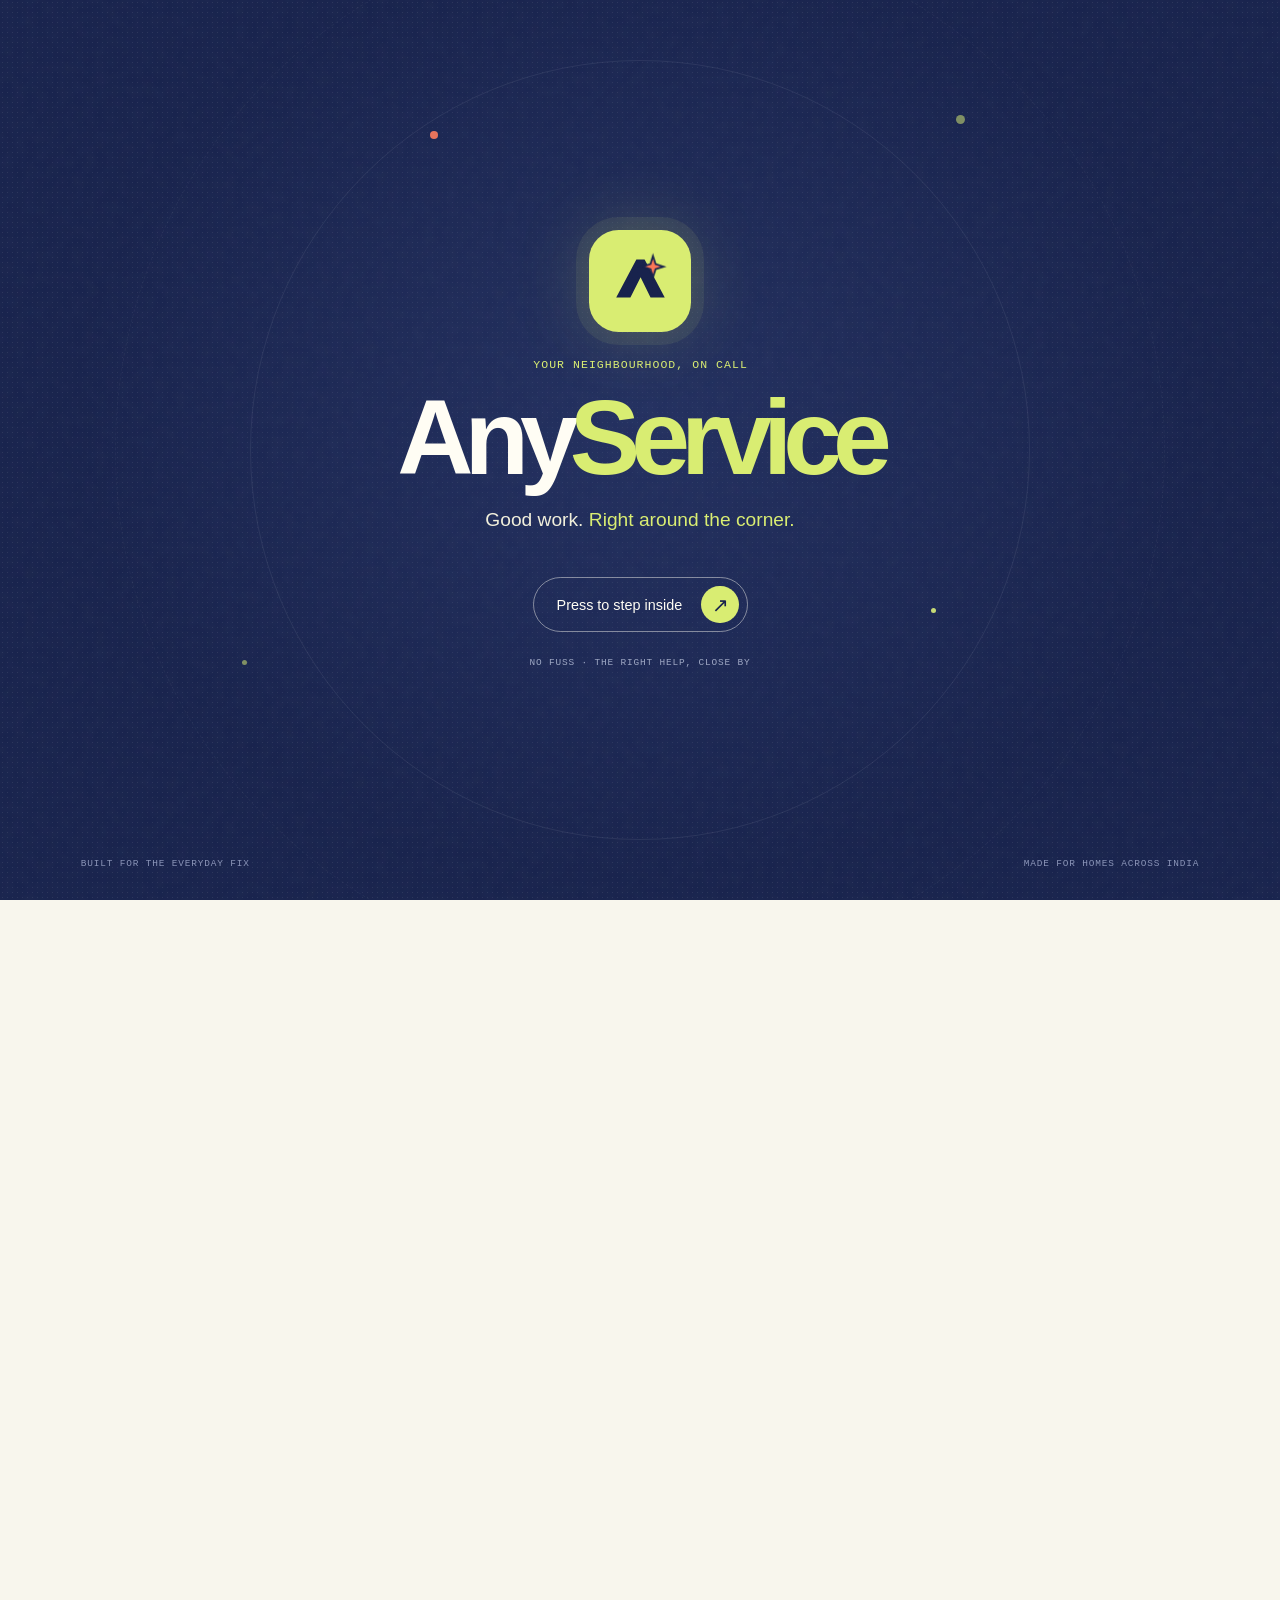
<file: index.html>
<!doctype html>
<html lang="en">
<head>
  <meta charset="utf-8">
  <meta name="viewport" content="width=device-width, initial-scale=1">
  <meta name="theme-color" content="#18234d">
  <meta name="description" content="AnyService brings trusted local electricians, plumbers, carpenters and appliance service providers to your door. Good work, right around the corner.">
  <title>AnyService — Good work, right around the corner.</title>
  <link rel="icon" href="assets/anyservice-mark.svg" type="image/svg+xml">
  <link rel="stylesheet" href="styles.css">
  <script>document.documentElement.classList.add('js');</script>
  <script src="script.js" defer></script>
</head>
<body>
  <script>if (document.documentElement.classList.contains('js')) document.body.classList.add('intro-locked');</script>
  <div class="cursor-aura" aria-hidden="true"></div>
  <div class="scroll-progress" aria-hidden="true"><span></span></div>

  <section class="intro-screen" id="intro" role="dialog" aria-modal="true" aria-labelledby="intro-title">
    <div class="intro-orbit intro-orbit--one" aria-hidden="true"></div>
    <div class="intro-orbit intro-orbit--two" aria-hidden="true"></div>
    <div class="intro-grain" aria-hidden="true"></div>
    <div class="intro-inner">
      <div class="intro-mark" aria-hidden="true">
        <svg viewBox="0 0 64 64" role="presentation"><path d="M12 46 29 14h7l17 32H41l-8.4-17L24 46H12Z"/><path class="mark-spark" d="m43 11 2.2 6.8L52 20l-6.8 2.1L43 29l-2.1-6.9L34 20l6.9-2.2L43 11Z"/></svg>
      </div>
      <p class="intro-kicker">YOUR NEIGHBOURHOOD, ON CALL</p>
      <h1 class="intro-wordmark" id="intro-title">Any<span>Service</span></h1>
      <p class="intro-motto">Good work. <em>Right around the corner.</em></p>
      <button class="intro-start" id="start-experience" type="button">
        <span>Press to step inside</span><span class="intro-start-icon" aria-hidden="true">↗</span>
      </button>
      <p class="intro-hint">NO FUSS · THE RIGHT HELP, CLOSE BY</p>
    </div>
    <div class="intro-bottom"><span>BUILT FOR THE EVERYDAY FIX</span><span>MADE FOR HOMES ACROSS INDIA</span></div>
  </section>

  <header class="site-header" id="top">
    <a class="brand-lockup" href="#top" aria-label="AnyService home">
      <img class="brand-mark" src="assets/anyservice-mark.svg" alt="" width="42" height="42">
      <span class="brand-name">Any<span>Service</span></span>
    </a>
    <button class="menu-toggle" id="menu-toggle" type="button" aria-expanded="false" aria-controls="main-nav" aria-label="Open menu"><span></span><span></span></button>
    <nav class="main-nav" id="main-nav" aria-label="Main navigation">
      <a href="#services">What we fix</a>
      <a href="#how-it-works">How it works</a>
      <a href="#our-story">Our point of view</a>
      <a class="nav-mobile-account" href="account.html">Plan a visit</a>
    </nav>
    <div class="header-actions">
      <a class="header-login" href="mailto:AnyService.support@gmail.com">Email us <span aria-hidden="true">↗</span></a>
      <a class="button button--nav magnetic" href="account.html?source=nav">Plan a visit <span aria-hidden="true">↗</span></a>
    </div>
  </header>

  <main id="main-content" tabindex="-1">
    <section class="hero section-pad" aria-labelledby="hero-title">
      <div class="hero-copy">
        <p class="eyebrow"><span class="eyebrow-dot"></span> A GOOD DAY TO FIX THAT</p>
        <h1 id="hero-title">Your home<br>has <span class="hero-highlight">a person</span><br>for that<span class="hero-period">.</span></h1>
        <p class="hero-intro">A trusted local service provider for the little things, the big fixes, and everything that suddenly stopped working.</p>
        <div class="hero-actions">
          <a class="button button--primary magnetic" href="#build-a-visit">Find your fix <span aria-hidden="true">↗</span></a>
          <a class="text-link" href="#how-it-works"><span class="play-icon" aria-hidden="true">↓</span> See how it works</a>
        </div>
        <div class="hero-footnote"><span class="scribble-star" aria-hidden="true">✳</span><span>Real people. Nearby hands.<br>A home that feels like home again.</span></div>
      </div>

      <div class="hero-art-wrap" data-tilt>
        <div class="hero-art-wash" aria-hidden="true"></div>
        <div class="art-label art-label--top"><span class="art-label-dot"></span> THE LOCAL FIX, REIMAGINED</div>
        <svg class="hero-art" viewBox="0 0 650 650" role="img" aria-labelledby="art-title art-desc">
          <title id="art-title">A local home-service provider ready to help</title>
          <desc id="art-desc">An original illustration of a friendly technician in a blue cap carrying a yellow tool kit beside a little house.</desc>
          <defs>
            <pattern id="dot-grid" width="24" height="24" patternUnits="userSpaceOnUse"><circle cx="2" cy="2" r="1.5" fill="#1d2a55" opacity=".14"/></pattern>
            <clipPath id="circle-clip"><circle cx="340" cy="328" r="274"/></clipPath>
          </defs>
          <circle cx="340" cy="328" r="274" fill="#e9eddf"/>
          <circle cx="340" cy="328" r="274" fill="url(#dot-grid)"/>
          <circle cx="340" cy="328" r="257" fill="none" stroke="#1a2853" stroke-width="1.5" stroke-dasharray="3 10" opacity=".28"/>
          <g clip-path="url(#circle-clip)">
            <path d="M84 423c51-49 104-66 159-54 68 16 114 7 168-28 61-39 117-49 201 11v242H84V423Z" fill="#d9ed72"/>
            <path d="M383 175h147v159H383z" fill="#fffdf4" stroke="#18234d" stroke-width="5"/>
            <path d="m362 183 94-73 96 73" fill="#fc7857" stroke="#18234d" stroke-width="6" stroke-linejoin="round"/>
            <path d="M436 334v-81h47v81" fill="#f2f0dc" stroke="#18234d" stroke-width="5"/>
            <path d="M413 211h25v26h-25zm63 0h25v26h-25z" fill="#a9d3db" stroke="#18234d" stroke-width="4"/>
            <path d="m494 130 8-17m-19 9 3-19m-13 19-6-13" stroke="#f07856" stroke-width="5" stroke-linecap="round"/>
            <path d="M153 526c11-48 27-82 58-105l45-15 37 25 42-8c26 20 43 46 51 103v104H143l10-104Z" fill="#304a9a" stroke="#18234d" stroke-width="6" stroke-linejoin="round"/>
            <path d="m228 410 28-34 41 20 28 27-35 61-49-33-23-41 10 0Z" fill="#fffdf4" stroke="#18234d" stroke-width="5" stroke-linejoin="round"/>
            <path d="m259 394 15 67m-23-55 33 17" stroke="#d9ed72" stroke-width="7" stroke-linecap="round"/>
            <path d="m159 450-23 44 45 41 36-15-11-42-47-28Z" fill="#f4ba93" stroke="#18234d" stroke-width="5" stroke-linejoin="round"/>
            <path d="M200 451c4-47 22-81 63-84 39-3 68 27 74 73l-14 61-112 6-11-56Z" fill="#bc7850" stroke="#18234d" stroke-width="5"/>
            <path d="M190 390c-2-54 29-96 81-98 46-2 80 28 80 76l-15 17-16-28c-20 14-63 20-106 14l-24 24Z" fill="#d9ed72" stroke="#18234d" stroke-width="6" stroke-linejoin="round"/>
            <path d="M195 380c13-10 30-15 47-16" stroke="#18234d" stroke-width="5" stroke-linecap="round"/>
            <path d="M230 407c4-4 9-5 14-3m39-2c5-4 11-4 16-1" stroke="#18234d" stroke-width="4" stroke-linecap="round"/>
            <path d="M253 433c14 11 31 10 43-2" fill="none" stroke="#18234d" stroke-width="4" stroke-linecap="round"/>
            <path d="m215 461-7 21m101-13 7 18" stroke="#18234d" stroke-width="4" stroke-linecap="round"/>
            <path d="M113 523h75v67h-75z" fill="#f8a743" stroke="#18234d" stroke-width="5"/>
            <path d="M127 523v-19h48v19m-48 22h48m-24-1v24" fill="none" stroke="#18234d" stroke-width="5" stroke-linecap="round" stroke-linejoin="round"/>
            <circle cx="136" cy="608" r="10" fill="#18234d"/><circle cx="167" cy="608" r="10" fill="#18234d"/>
          </g>
          <g fill="none" stroke="#18234d" stroke-linecap="round" stroke-linejoin="round">
            <path d="m122 232 13 14 21-26" stroke-width="5"/>
            <path d="M501 450h46m-23-23v46" stroke-width="5"/>
            <path d="m116 356 16-4 5-16 5 16 16 4-16 5-5 16-5-16-16-5Z" fill="#fc7857" stroke-width="3"/>
          </g>
          <g class="art-spark" fill="#18234d"><circle cx="537" cy="251" r="5"/><circle cx="191" cy="166" r="4"/><circle cx="517" cy="512" r="4"/></g>
        </svg>
        <div class="art-caption"><span class="caption-arrow">↗</span><span>LOCAL SERVICE PROVIDERS<br><b>READY WHEN YOU ARE</b></span></div>
        <div class="hero-sticker"><span>LESS HASSLE</span><span>MORE HOME</span><b>✳</b></div>
      </div>
      <div class="hero-side-note" aria-hidden="true">FIX IT LIKE YOU LIVE HERE&nbsp; · &nbsp;FIX IT LIKE YOU LIVE HERE&nbsp; · &nbsp;</div>
      <a class="scroll-cue" href="#services"><span class="scroll-cue-line"></span><span>KEEP A GOOD THING GOING</span></a>
    </section>

    <section class="ticker" aria-label="Our services"><div class="ticker-track"><span>GOOD HANDS, CLOSE BY</span><b>✳</b><span>ELECTRICAL</span><b>✳</b><span>PLUMBING</span><b>✳</b><span>CARPENTRY</span><b>✳</b><span>APPLIANCE CARE</span><b>✳</b><span>GOOD HANDS, CLOSE BY</span><b>✳</b><span>ELECTRICAL</span><b>✳</b><span>PLUMBING</span><b>✳</b><span>CARPENTRY</span><b>✳</b><span>APPLIANCE CARE</span><b>✳</b></div></section>

    <section class="services section-pad" id="services" aria-labelledby="services-title">
      <div class="section-heading reveal">
        <div><p class="eyebrow"><span class="eyebrow-dot"></span> GOOD AT THE THINGS THAT GO WRONG</p><h2 id="services-title">So many little fixes.<br><span>One good place to start.</span></h2></div>
        <p class="section-aside">The switch that sparks. The tap that won't quit. We bring the right neighbourhood specialist and the know-how to make it right.</p>
      </div>
      <div class="service-grid">
        <button class="service-card service-card--coral reveal" type="button" data-service="Electrical" aria-pressed="false">
          <span class="service-index">01 / POWER & LIGHT</span>
          <span class="service-icon"><svg viewBox="0 0 48 48" aria-hidden="true"><path d="M28 4 10 26h12l-2 18 18-23H26l2-17Z"/></svg></span>
          <span class="service-name">Electrical</span><span class="service-desc">Wiring, switches, lights & the mystery trip.</span>
          <span class="service-arrow" aria-hidden="true">↗</span><span class="service-selected">ADDED TO REQUEST ✓</span>
        </button>
        <button class="service-card service-card--blue reveal" type="button" data-service="Plumbing" aria-pressed="false">
          <span class="service-index">02 / PIPES & TAPS</span>
          <span class="service-icon"><svg viewBox="0 0 48 48" aria-hidden="true"><path d="M12 7v11a12 12 0 0 0 12 12h3v7h8V25h-8v5m0 0V17a5 5 0 0 1 10 0v4h5v-4a10 10 0 0 0-20 0v1H17V7h-5Z"/></svg></span>
          <span class="service-name">Plumbing</span><span class="service-desc">Taps, leaks, clogs & that one stubborn pipe.</span>
          <span class="service-arrow" aria-hidden="true">↗</span><span class="service-selected">ADDED TO REQUEST ✓</span>
        </button>
        <button class="service-card service-card--yellow reveal" type="button" data-service="Carpentry" aria-pressed="false">
          <span class="service-index">03 / WOOD & FITTINGS</span>
          <span class="service-icon"><svg viewBox="0 0 48 48" aria-hidden="true"><path d="m6 13 7-7 11 11-7 7L6 13Zm11 11 5-5 18 18-5 5-18-18Zm9-10 7-7 9 9-7 7-9-9ZM8 38l7-7"/></svg></span>
          <span class="service-name">Carpentry</span><span class="service-desc">Doors, drawers, shelves & small big ideas.</span>
          <span class="service-arrow" aria-hidden="true">↗</span><span class="service-selected">ADDED TO REQUEST ✓</span>
        </button>
        <button class="service-card service-card--mint reveal" type="button" data-service="Appliance care" aria-pressed="false">
          <span class="service-index">04 / HOME APPLIANCES</span>
          <span class="service-icon"><svg viewBox="0 0 48 48" aria-hidden="true"><path d="M11 5h26v38H11V5Zm0 11h26m-19 4h12m-12 4h12m-12 4h8m5-20h.1"/></svg></span>
          <span class="service-name">Appliance care</span><span class="service-desc">Fans, fridges & everyday home machines.</span>
          <span class="service-arrow" aria-hidden="true">↗</span><span class="service-selected">ADDED TO REQUEST ✓</span>
        </button>
      </div>
      <div class="service-note reveal"><span class="note-spark">✳</span><span>Not sure what to call it? That's all right. <b>We'll help you figure it out.</b></span><a href="account.html?source=not-sure">Start a visit request <span aria-hidden="true">↗</span></a></div>
    </section>

    <section class="visit-builder section-pad" id="build-a-visit" aria-labelledby="builder-title">
      <div class="builder-copy reveal"><p class="eyebrow eyebrow--light"><span class="eyebrow-dot"></span> START WITH WHAT YOU NEED</p><h2 id="builder-title">Let's make<br>room for <em>better.</em></h2><p>A few little choices help us find the right person for your place.</p><div class="builder-side-mark" aria-hidden="true">A<br><span>+</span><br>S</div></div>
      <div class="builder-panel reveal">
        <div class="builder-step"><span>01</span><b>What needs a hand?</b><small>CHOOSE ONE TO START</small></div>
        <div class="builder-options" role="group" aria-label="Choose a service">
          <button class="builder-option" type="button" data-pick-service="Electrical" aria-pressed="false">⚡ &nbsp; Electrical</button>
          <button class="builder-option" type="button" data-pick-service="Plumbing" aria-pressed="false">↝ &nbsp; Plumbing</button>
          <button class="builder-option" type="button" data-pick-service="Carpentry" aria-pressed="false">⌁ &nbsp; Carpentry</button>
          <button class="builder-option" type="button" data-pick-service="Appliance care" aria-pressed="false">◫ &nbsp; Appliance care</button>
        </div>
        <div class="builder-divider"></div>
        <div class="builder-step"><span>02</span><b>When feels right?</b><small>WE'LL FIND A WINDOW</small></div>
        <div class="time-options" role="group" aria-label="Choose a preferred time">
          <button class="time-option" type="button" data-pick-time="As soon as possible" aria-pressed="false">As soon as possible <span>→</span></button>
          <button class="time-option" type="button" data-pick-time="A day that suits me" aria-pressed="false">A day that suits me <span>→</span></button>
        </div>
        <div class="builder-submit"><p id="builder-status" aria-live="polite">Your visit, your pace. No pressure.</p><a class="button button--lime magnetic" id="builder-cta" href="account.html?source=builder">Continue by email <span aria-hidden="true">↗</span></a></div>
        <p class="builder-disclaimer">Your choices help shape a clear request. Confirm availability and pricing with your service provider before work begins.</p>
      </div>
      <span class="builder-orbit" aria-hidden="true">✳</span>
    </section>

    <section class="steps section-pad" id="how-it-works" aria-labelledby="steps-title">
      <div class="steps-heading reveal"><p class="eyebrow"><span class="eyebrow-dot"></span> HUMAN FROM HELLO TO ALL DONE</p><h2 id="steps-title">Three small steps.<br><span>A whole lot less stress.</span></h2></div>
      <div class="step-list">
        <article class="step-card reveal"><div class="step-number">01</div><div class="step-doodle step-doodle--phone" aria-hidden="true"><span>↗</span></div><div><p class="step-label">TELL US THE TROUBLE</p><h3>Pick a service.<br>Leave the rest to us.</h3><p>Describe the job in a visit request. If it's a mystery, you can say so.</p></div></article>
        <article class="step-card reveal"><div class="step-number">02</div><div class="step-doodle step-doodle--person" aria-hidden="true"><span>☺</span></div><div><p class="step-label">MEET YOUR SERVICE PROVIDER</p><h3>The right person,<br>from around here.</h3><p>Our team will help match the job with a skilled local service provider.</p></div></article>
        <article class="step-card reveal"><div class="step-number">03</div><div class="step-doodle step-doodle--home" aria-hidden="true"><span>✳</span></div><div><p class="step-label">GET BACK TO YOUR DAY</p><h3>A thoughtful fix.<br>A calmer kind of home.</h3><p>Good work should leave you feeling looked after. That's the whole point.</p></div></article>
      </div>
    </section>

    <section class="story" id="our-story" aria-labelledby="story-title">
      <div class="story-top section-pad">
        <div class="story-copy reveal"><p class="eyebrow eyebrow--light"><span class="eyebrow-dot"></span> A LITTLE ABOUT WHY WE DO THIS</p><h2 id="story-title">Homes are made of<br><em>a thousand little things.</em></h2><p>A wobbly chair your grandfather made. The kitchen tap you fix with a spoon for a week. The light that only works if you jiggle it. Those aren't small things if you live there.</p><p>AnyService connects homes with capable local hands—people with a craft, a name, and a neighbourhood they know. Because a good repair is more than a thing fixed. It's trust, made useful.</p><a class="story-link" href="account.html?source=story">Start a visit request <span aria-hidden="true">↗</span></a></div>
        <div class="story-card reveal"><div class="story-card-rings" aria-hidden="true"><span></span><span></span><span></span></div><p class="story-card-label">GOOD WORK IS A<br>NEIGHBOURHOOD THING.</p><div class="story-card-illustration" aria-hidden="true"><span class="house-roof"></span><span class="house-body"><i></i><b></b></span><span class="little-spark spark-a">✳</span><span class="little-spark spark-b">✳</span><span class="house-hand">⌁</span></div><div class="story-card-footer"><span>PEOPLE FIRST<br>ALWAYS</span><span>ROOTED IN<br>THE NEIGHBOURHOOD</span></div></div>
      </div>
      <div class="story-bottom section-pad"><div class="story-manifesto reveal"><span>THE ANYSERVICE WAY</span><p>Skilled work. Fair, clear pricing.<br><em>A little more care, every time.</em></p></div><div class="story-words" aria-hidden="true"><span>LOCAL</span><b>+</b><span>THOUGHTFUL</span><b>+</b><span>TRUSTED</span></div></div>
    </section>

    <section class="closing section-pad" aria-labelledby="closing-title"><div class="closing-inner reveal"><div class="closing-spark closing-spark--left" aria-hidden="true">✳</div><p class="eyebrow"><span class="eyebrow-dot"></span> YOU'VE GOT ENOUGH ON YOUR LIST</p><h2 id="closing-title">We can take<br><em>one thing off.</em></h2><p>Whatever's gone wonky, we're a good place to start.</p><a class="button button--primary magnetic" href="account.html?source=closing">Start a visit request <span aria-hidden="true">↗</span></a><div class="closing-spark closing-spark--right" aria-hidden="true">✳</div></div></section>

    <footer class="site-footer section-pad">
      <div class="footer-main"><div class="footer-brand-col"><a class="brand-lockup brand-lockup--footer" href="#top"><img class="brand-mark" src="assets/anyservice-mark.svg" alt="" width="42" height="42"><span class="brand-name">Any<span>Service</span></span></a><p>Good work. Right around the corner.</p></div><div class="footer-links"><div><span>FIND YOUR FIX</span><a href="#services">What we fix</a><a href="#how-it-works">How it works</a><a href="#build-a-visit">Build a visit</a><a href="account.html">Start a request</a></div><div><span>GET IN TOUCH</span><a href="mailto:AnyService.support@gmail.com">AnyService.support@gmail.com</a><a href="account.html?source=contact">Plan a visit by email</a><a href="privacy.html">Privacy notice</a><a href="#our-story">Our point of view</a></div></div></div>
      <div class="footer-bottom"><span>© <span id="year">2026</span> ANYSERVICE · A GOOD DAY STARTS AT HOME.</span><span>MADE FOR THE EVERYDAY FIX · <a href="#top">BACK TO TOP ↑</a></span></div>
    </footer>
  </main>

  <noscript><p class="noscript-note">JavaScript is needed to open the welcome screen and use the visit picker. The rest of the page remains here for you.</p></noscript>
</body>
</html>
</file>
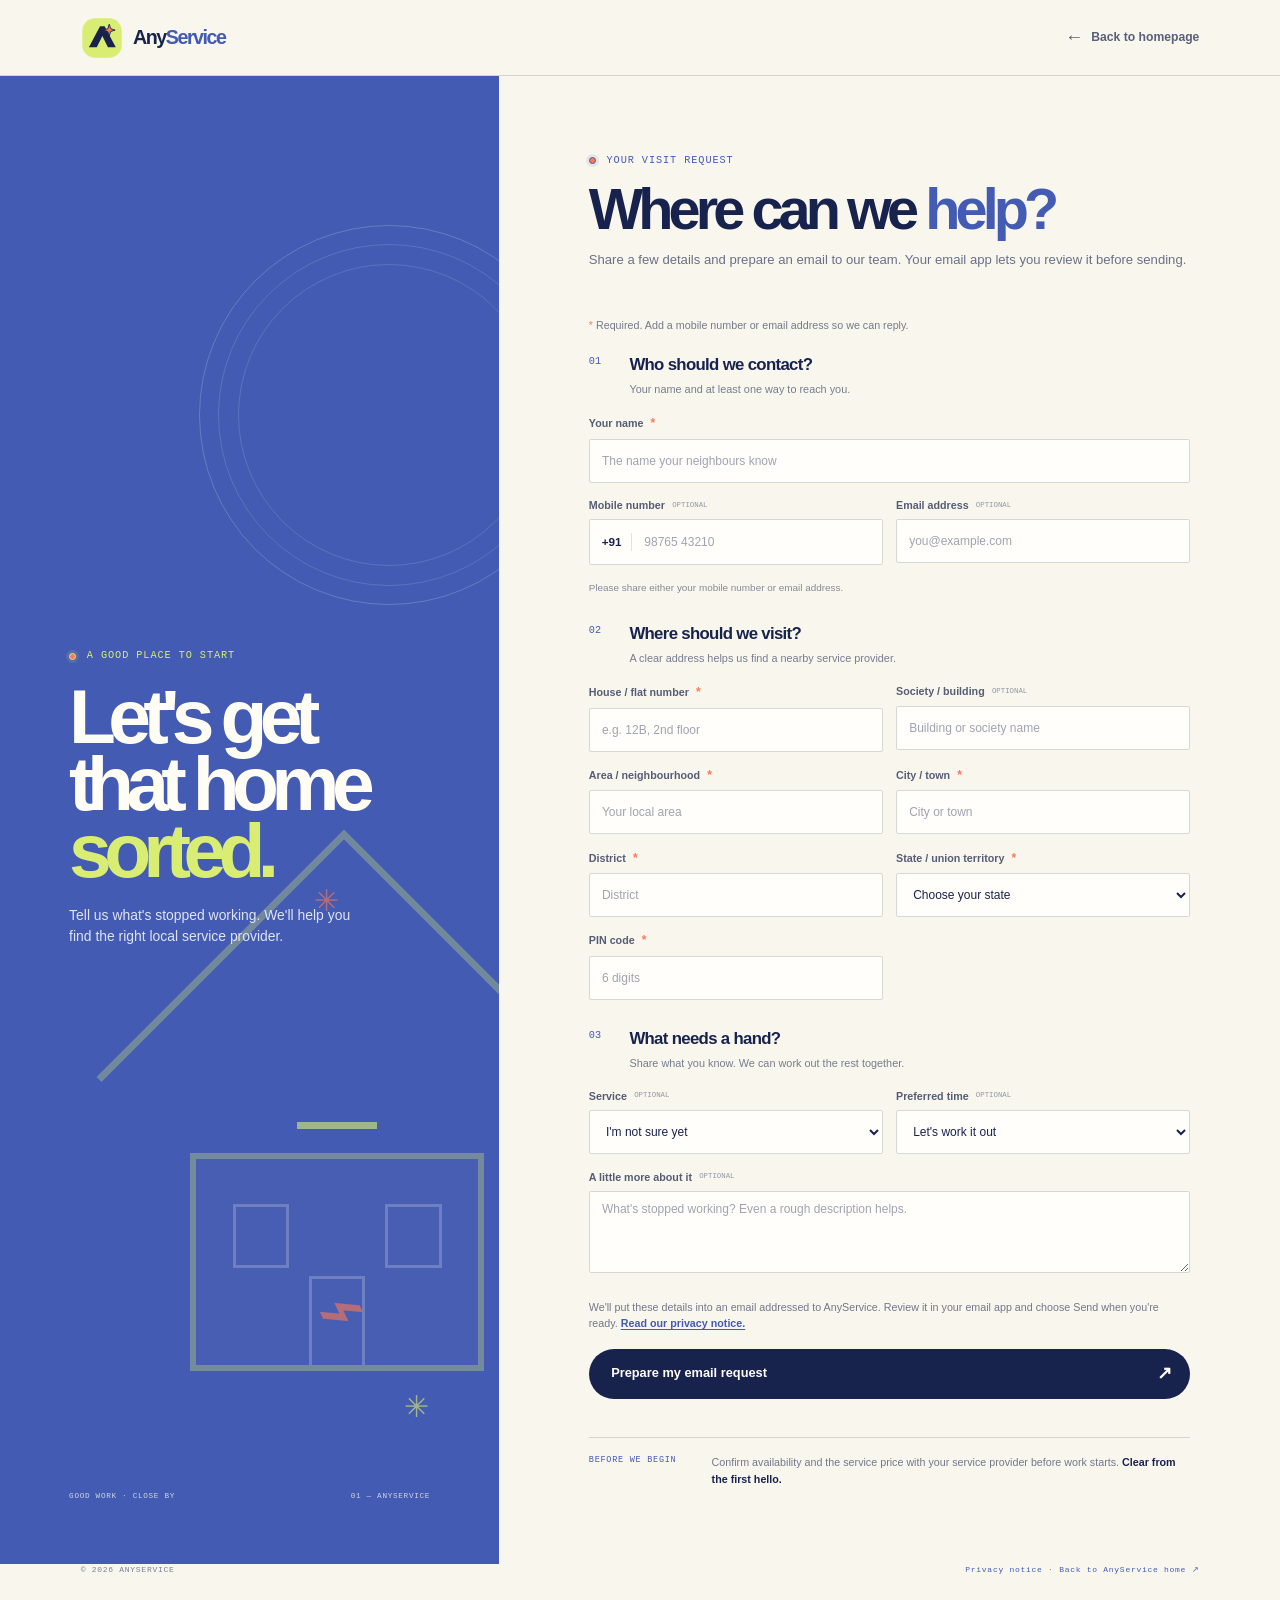
<file: account.html>
<!doctype html>
<html lang="en">
<head>
  <meta charset="utf-8">
  <meta name="viewport" content="width=device-width, initial-scale=1">
  <meta name="theme-color" content="#18234d">
  <meta name="description" content="Tell AnyService what needs fixing and prepare a visit request for a local service provider.">
  <title>Request a visit — AnyService</title>
  <link rel="icon" href="assets/anyservice-mark.svg" type="image/svg+xml">
  <link rel="stylesheet" href="styles.css">
  <script>document.documentElement.classList.add('js');</script>
  <script src="script.js" defer></script>
</head>
<body class="account-page">
  <div class="cursor-aura" aria-hidden="true"></div>
  <header class="account-header">
    <a class="brand-lockup" href="index.html" aria-label="AnyService home"><img class="brand-mark" src="assets/anyservice-mark.svg" alt="" width="42" height="42"><span class="brand-name">Any<span>Service</span></span></a>
    <a class="account-back" href="index.html"><span aria-hidden="true">←</span> Back to homepage</a>
  </header>
  <main class="account-shell">
    <aside class="account-aside">
      <div class="account-aside-art" aria-hidden="true"><span class="aside-sun"></span><span class="aside-roof"></span><span class="aside-house"><i></i><b></b></span><span class="aside-star star-one">✳</span><span class="aside-star star-two">✳</span><span class="aside-tool">⌁</span></div>
      <div class="account-aside-copy"><p class="eyebrow eyebrow--light"><span class="eyebrow-dot"></span> A GOOD PLACE TO START</p><h1>Let's get<br>that home<br><em>sorted.</em></h1><p>Tell us what's stopped working. We'll help you find the right local service provider.</p></div>
      <div class="aside-footer"><span>GOOD WORK · CLOSE BY</span><span>01 — ANYSERVICE</span></div>
    </aside>

    <section class="account-main" aria-labelledby="account-heading">
      <div class="account-form-head"><p class="eyebrow"><span class="eyebrow-dot"></span> YOUR VISIT REQUEST</p><h2 id="account-heading">Where can we <em>help?</em></h2><p>Share a few details and prepare an email to our team. Your email app lets you review it before sending.</p></div>

      <form class="account-form is-active" id="form-request" data-account-form="request" data-contact-email="AnyService.support@gmail.com">
        <p class="required-legend"><span aria-hidden="true">*</span> Required. Add a mobile number or email address so we can reply.</p>
        <div class="form-section-head"><span>01</span><div><h3>Who should we contact?</h3><p>Your name and at least one way to reach you.</p></div></div>
        <div class="field-grid">
          <label class="field field--full"><span>Your name <b class="required-mark" aria-hidden="true">*</b></span><input name="name" type="text" autocomplete="name" placeholder="The name your neighbours know" required></label>
          <label class="field"><span>Mobile number <small>OPTIONAL</small></span><div class="phone-input"><span>+91</span><input name="phone" type="tel" inputmode="tel" autocomplete="tel-national" pattern="[0-9 +()-]{10,16}" placeholder="98765 43210" aria-describedby="contact-hint"></div></label>
          <label class="field"><span>Email address <small>OPTIONAL</small></span><input name="email" type="email" autocomplete="email" placeholder="you@example.com" aria-describedby="contact-hint"></label>
          <span id="contact-hint" class="field-hint field--full">Please share either your mobile number or email address.</span>
        </div>
        <div class="form-section-head form-section-head--later"><span>02</span><div><h3>Where should we visit?</h3><p>A clear address helps us find a nearby service provider.</p></div></div>
        <div class="field-grid">
          <label class="field"><span>House / flat number <b class="required-mark" aria-hidden="true">*</b></span><input name="house" type="text" autocomplete="address-line1" placeholder="e.g. 12B, 2nd floor" required></label>
          <label class="field"><span>Society / building <small>OPTIONAL</small></span><input name="society" type="text" autocomplete="organization" placeholder="Building or society name"></label>
          <label class="field"><span>Area / neighbourhood <b class="required-mark" aria-hidden="true">*</b></span><input name="area" type="text" autocomplete="address-level3" placeholder="Your local area" required></label>
          <label class="field"><span>City / town <b class="required-mark" aria-hidden="true">*</b></span><input name="city" type="text" autocomplete="address-level2" placeholder="City or town" required></label>
          <label class="field"><span>District <b class="required-mark" aria-hidden="true">*</b></span><input name="district" type="text" autocomplete="address-level2" placeholder="District" required></label>
          <label class="field"><span>State / union territory <b class="required-mark" aria-hidden="true">*</b></span><select name="state" autocomplete="address-level1" required><option value="" disabled selected>Choose your state</option><option>Andhra Pradesh</option><option>Arunachal Pradesh</option><option>Assam</option><option>Bihar</option><option>Chhattisgarh</option><option>Goa</option><option>Gujarat</option><option>Haryana</option><option>Himachal Pradesh</option><option>Jharkhand</option><option>Karnataka</option><option>Kerala</option><option>Madhya Pradesh</option><option>Maharashtra</option><option>Manipur</option><option>Meghalaya</option><option>Mizoram</option><option>Nagaland</option><option>Odisha</option><option>Punjab</option><option>Rajasthan</option><option>Sikkim</option><option>Tamil Nadu</option><option>Telangana</option><option>Tripura</option><option>Uttar Pradesh</option><option>Uttarakhand</option><option>West Bengal</option><option>Andaman and Nicobar Islands</option><option>Chandigarh</option><option>Dadra and Nagar Haveli and Daman and Diu</option><option>Delhi</option><option>Jammu and Kashmir</option><option>Ladakh</option><option>Lakshadweep</option><option>Puducherry</option></select></label>
          <label class="field"><span>PIN code <b class="required-mark" aria-hidden="true">*</b></span><input name="pincode" type="text" inputmode="numeric" autocomplete="postal-code" pattern="[0-9]{6}" maxlength="6" placeholder="6 digits" required></label>
        </div>
        <div class="form-section-head form-section-head--later"><span>03</span><div><h3>What needs a hand?</h3><p>Share what you know. We can work out the rest together.</p></div></div>
        <div class="field-grid field-grid--last">
          <label class="field"><span>Service <small>OPTIONAL</small></span><select name="service" id="profile-service"><option value="">I'm not sure yet</option><option>Electrical</option><option>Plumbing</option><option>Carpentry</option><option>Appliance care</option></select></label>
          <label class="field"><span>Preferred time <small>OPTIONAL</small></span><select name="time"><option value="">Let's work it out</option><option>As soon as possible</option><option>A day that suits me</option><option>A weekday morning</option><option>A weekday afternoon</option><option>A weekday evening</option><option>A weekend</option></select></label>
          <label class="field field--full"><span>A little more about it <small>OPTIONAL</small></span><textarea name="details" rows="3" placeholder="What's stopped working? Even a rough description helps."></textarea></label>
        </div>
        <p class="request-privacy">We'll put these details into an email addressed to AnyService. Review it in your email app and choose Send when you're ready. <a href="privacy.html">Read our privacy notice.</a></p>
        <button class="button button--primary account-submit" type="submit">Prepare my email request <span aria-hidden="true">↗</span></button>
      </form>
      <div class="account-reassurance"><span>BEFORE WE BEGIN</span><p>Confirm availability and the service price with your service provider before work starts. <b>Clear from the first hello.</b></p></div>
    </section>
  </main>
  <footer class="account-footer"><span>© <span id="year">2026</span> ANYSERVICE</span><span><a href="privacy.html">Privacy notice</a> · <a href="index.html">Back to AnyService home ↗</a></span></footer>
</body>
</html>
</file>
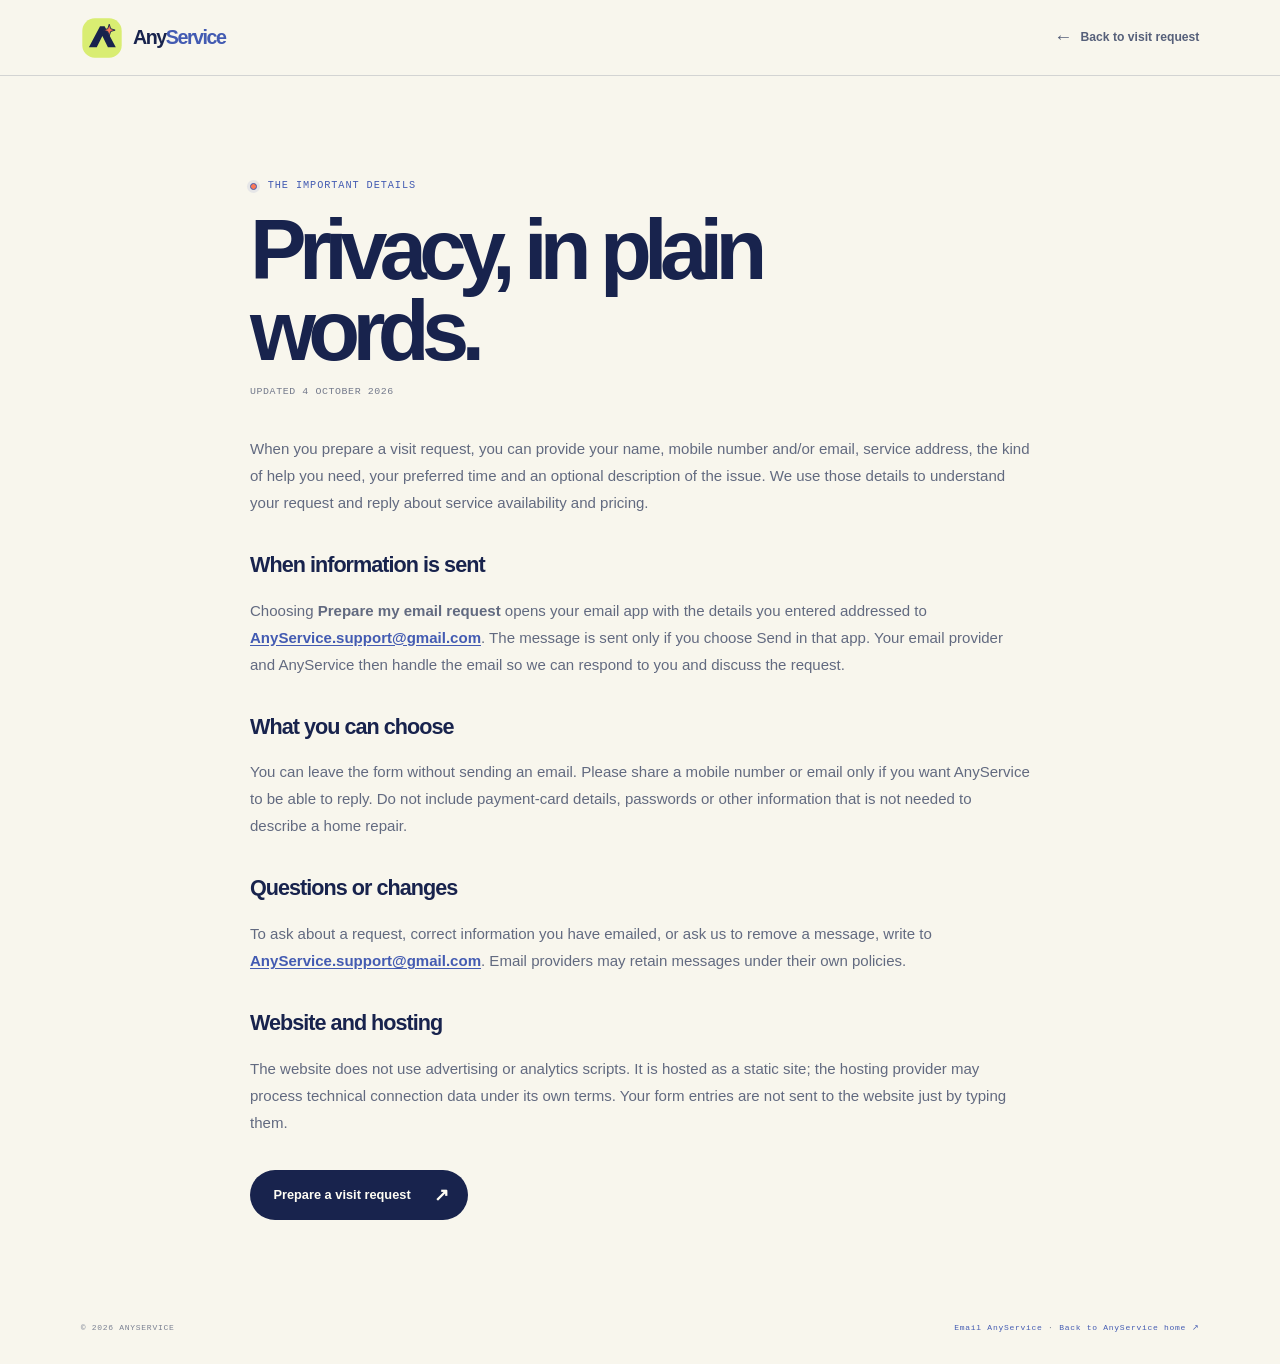
<file: privacy.html>
<!doctype html>
<html lang="en">
<head>
  <meta charset="utf-8">
  <meta name="viewport" content="width=device-width, initial-scale=1">
  <meta name="theme-color" content="#18234d">
  <meta name="description" content="How AnyService handles information in a visit request.">
  <title>Privacy notice — AnyService</title>
  <link rel="icon" href="assets/anyservice-mark.svg" type="image/svg+xml">
  <link rel="stylesheet" href="styles.css">
</head>
<body class="account-page">
  <header class="account-header">
    <a class="brand-lockup" href="index.html" aria-label="AnyService home"><img class="brand-mark" src="assets/anyservice-mark.svg" alt="" width="42" height="42"><span class="brand-name">Any<span>Service</span></span></a>
    <a class="account-back" href="account.html"><span aria-hidden="true">←</span> Back to visit request</a>
  </header>
  <main class="legal-shell">
    <p class="eyebrow"><span class="eyebrow-dot"></span> THE IMPORTANT DETAILS</p>
    <h1>Privacy, in plain words.</h1>
    <p class="legal-updated">Updated 4 October 2026</p>
    <p>When you prepare a visit request, you can provide your name, mobile number and/or email, service address, the kind of help you need, your preferred time and an optional description of the issue. We use those details to understand your request and reply about service availability and pricing.</p>
    <h2>When information is sent</h2>
    <p>Choosing <strong>Prepare my email request</strong> opens your email app with the details you entered addressed to <a href="mailto:AnyService.support@gmail.com">AnyService.support@gmail.com</a>. The message is sent only if you choose Send in that app. Your email provider and AnyService then handle the email so we can respond to you and discuss the request.</p>
    <h2>What you can choose</h2>
    <p>You can leave the form without sending an email. Please share a mobile number or email only if you want AnyService to be able to reply. Do not include payment-card details, passwords or other information that is not needed to describe a home repair.</p>
    <h2>Questions or changes</h2>
    <p>To ask about a request, correct information you have emailed, or ask us to remove a message, write to <a href="mailto:AnyService.support@gmail.com">AnyService.support@gmail.com</a>. Email providers may retain messages under their own policies.</p>
    <h2>Website and hosting</h2>
    <p>The website does not use advertising or analytics scripts. It is hosted as a static site; the hosting provider may process technical connection data under its own terms. Your form entries are not sent to the website just by typing them.</p>
    <a class="button button--primary legal-cta" href="account.html">Prepare a visit request <span aria-hidden="true">↗</span></a>
  </main>
  <footer class="account-footer"><span>© 2026 ANYSERVICE</span><span><a href="mailto:AnyService.support@gmail.com">Email AnyService</a> · <a href="index.html">Back to AnyService home ↗</a></span></footer>
</body>
</html>
</file>
<file: styles.css>
/* AnyService · original visual system · made for a fast, offline-first static site */
:root {
  color-scheme: light;
  --ink: #18234d;
  --ink-soft: #31416f;
  --blue: #435bb2;
  --blue-pale: #dfe6f4;
  --lime: #d9ed72;
  --lime-bright: #e7f49e;
  --coral: #fc7857;
  --cream: #fffdf4;
  --paper: #f8f6ed;
  --mint: #b7d8bf;
  --line: rgba(24, 35, 77, .16);
  --display: "Arial Rounded MT Bold", "Trebuchet MS", Arial, sans-serif;
  --body: "Aptos", "Segoe UI", Arial, sans-serif;
  --mono: "SFMono-Regular", Consolas, "Liberation Mono", monospace;
  --gutter: clamp(1.25rem, 6.3vw, 6.5rem);
  --ease-out: cubic-bezier(.19, 1, .22, 1);
}

* { box-sizing: border-box; }
html { scroll-behavior: smooth; scroll-padding-top: 7.2rem; background: var(--paper); }
body { margin: 0; color: var(--ink); background: var(--paper); font-family: var(--body); font-size: 16px; line-height: 1.55; -webkit-font-smoothing: antialiased; text-rendering: optimizeLegibility; }
body.intro-locked { overflow: hidden; }
body, button, input, select, textarea { font-family: var(--body); }
button, a, input, select, textarea { -webkit-tap-highlight-color: transparent; }
button { color: inherit; }
a { color: inherit; text-decoration: none; }
button:focus-visible, a:focus-visible, input:focus-visible, select:focus-visible, textarea:focus-visible { outline: 3px solid var(--coral); outline-offset: 4px; }
::selection { background: var(--lime); color: var(--ink); }
.section-pad { padding-right: var(--gutter); padding-left: var(--gutter); }
.scroll-progress { position: fixed; z-index: 1200; inset: 0 0 auto; height: 3px; pointer-events: none; }
.scroll-progress span { display: block; width: 100%; height: 100%; background: var(--coral); transform: scaleX(var(--fallback-progress, 0)); transform-origin: left center; animation: scroll-progress linear both; animation-timeline: scroll(root block); }
@keyframes scroll-progress { to { transform: scaleX(1); } }
.cursor-aura { position: fixed; top: 0; left: 0; z-index: 40; width: 340px; height: 340px; margin: -170px 0 0 -170px; border-radius: 50%; background: radial-gradient(circle, rgba(252,120,87,.1) 0%, rgba(252,120,87,.035) 33%, transparent 70%); opacity: 0; pointer-events: none; transform: translate3d(var(--cursor-x, -500px), var(--cursor-y, -500px), 0); transition: opacity .22s; }
body:not(.intro-locked) .cursor-aura { opacity: 1; }
body.intro-locked .site-header, body.intro-locked #main-content { visibility: hidden; }

/* The opening card rises away to reveal the home page. */
.intro-screen { position: fixed; inset: 0; z-index: 1100; display: grid; place-items: center; overflow: hidden; padding: 2rem; color: var(--cream); background: var(--ink); isolation: isolate; transition: transform 1.15s cubic-bezier(.77, 0, .16, 1), border-radius 1.1s cubic-bezier(.77, 0, .16, 1), opacity .8s ease; }
.intro-screen::before { position: absolute; z-index: -1; inset: 0; content: ""; opacity: .09; background-image: radial-gradient(rgba(255,253,244,.9) .55px, transparent .55px); background-size: 5px 5px; pointer-events: none; }
.intro-screen::after { position: absolute; z-index: -1; inset: 0; content: ""; opacity: .35; background: radial-gradient(ellipse 60% 70% at 50% 46%, #374882 0%, transparent 73%); }
.intro-screen.is-leaving { opacity: .5; border-radius: 0 0 48% 48%; transform: translateY(-110%) scale(.94); pointer-events: none; }
.intro-screen.is-gone { display: none; }
html:not(.js) .intro-screen { display: none; }
.intro-inner { position: relative; z-index: 2; display: flex; width: min(100%, 650px); flex-direction: column; align-items: center; text-align: center; }
.intro-mark { width: clamp(4.5rem, 9vw, 6.4rem); height: auto; aspect-ratio: 1; display: grid; place-items: center; margin-bottom: 1.5rem; border-radius: 29%; background: var(--lime); box-shadow: 0 0 0 13px rgba(217,237,114,.07), 0 0 72px rgba(217,237,114,.22); animation: mark-arrive .8s .12s var(--ease-out) both; }
.intro-mark svg { width: 74%; height: 74%; overflow: visible; }
.intro-mark svg path:first-child { fill: var(--ink); }
.intro-mark .mark-spark { fill: var(--coral); stroke: var(--ink); stroke-width: 1.5; transform-origin: center; animation: sparkle-in .6s 1s ease both; }
.intro-kicker, .intro-hint, .intro-bottom, .eyebrow, .service-index, .step-label, .story-card-label, .story-card-footer, .story-manifesto > span, .footer-links > div > span, .footer-bottom, .aside-footer, .account-footer, .account-reassurance > span, .art-label, .art-caption, .scroll-cue, .service-selected { font-family: var(--mono); font-weight: 500; letter-spacing: .09em; }
.intro-kicker { margin: 0 0 .75rem; color: var(--lime); font-size: .72rem; animation: fade-up .7s .25s both; }
.intro-wordmark { margin: 0; color: var(--cream); font-family: var(--display); font-size: clamp(3.5rem, 9vw, 6.6rem); font-weight: 900; letter-spacing: -.085em; line-height: .98; animation: fade-up .8s .35s var(--ease-out) both; }
.intro-wordmark > span, .brand-name > span { color: var(--lime); }
.intro-wordmark > i, .brand-name > i { display: inline-block; margin: .1em 0 0 .32em; vertical-align: top; font-family: var(--body); font-size: .15em; font-style: normal; font-weight: 700; letter-spacing: 0; }
.intro-motto { margin: 1rem 0 2.6rem; color: #f2f0dc; font-size: clamp(1rem, 2vw, 1.2rem); animation: fade-up .8s .48s var(--ease-out) both; }
.intro-motto em { color: var(--lime); font-family: var(--display); font-style: normal; }
.intro-start { display: flex; align-items: center; gap: 1.2rem; padding: .48rem .5rem .48rem 1.4rem; border: 1px solid rgba(255,253,244,.45); border-radius: 99px; color: var(--cream); background: transparent; cursor: pointer; font-size: .9rem; transition: color .25s, background .25s, border-color .25s, transform .25s; animation: fade-up .8s .65s var(--ease-out) both, intro-pulse 2.8s 1.8s ease-in-out infinite; }
.intro-start:hover { transform: translateY(-3px); border-color: var(--lime); color: var(--ink); background: var(--lime); animation-play-state: paused; }
.intro-start:focus-visible { outline-color: var(--lime); }
.intro-start-icon { display: grid; width: 2.35rem; height: 2.35rem; place-items: center; border-radius: 50%; color: var(--ink); background: var(--lime); font-size: 1.25rem; line-height: 1; transition: transform .25s, color .25s, background .25s; }
.intro-start:hover .intro-start-icon { color: var(--cream); background: var(--ink); transform: rotate(45deg); }
.intro-hint { margin: 1.5rem 0 0; color: #9fa8c4; font-size: .59rem; animation: fade-up .8s .8s both; }
.intro-bottom { position: absolute; right: var(--gutter); bottom: 1.8rem; left: var(--gutter); display: flex; justify-content: space-between; gap: 1rem; color: #8a94b7; font-size: .59rem; }
.intro-orbit { position: absolute; z-index: -1; top: 50%; left: 50%; width: min(75vw, 780px); aspect-ratio: 1; border: 1px solid rgba(255,253,244,.075); border-radius: 50%; transform: translate(-50%, -50%); pointer-events: none; }
.intro-orbit::before, .intro-orbit::after { position: absolute; width: 8px; height: 8px; border-radius: 50%; content: ""; background: var(--coral); }
.intro-orbit::before { top: 9%; left: 23%; }
.intro-orbit::after { right: 12%; bottom: 29%; width: 5px; height: 5px; background: var(--lime); }
.intro-orbit--one { animation: rotate-orbit 90s linear infinite; }
.intro-orbit--two { width: min(95vw, 1050px); border-style: dashed; opacity: .55; animation: rotate-orbit 140s linear infinite reverse; }
.intro-orbit--two::before { top: 70%; left: 12%; width: 5px; height: 5px; background: var(--lime); }
.intro-orbit--two::after { top: 18%; right: 19%; width: 9px; height: 9px; }
.intro-grain { position: absolute; inset: -50%; z-index: 0; opacity: .06; background-image: url("data:image/svg+xml,%3Csvg viewBox='0 0 180 180' xmlns='http://www.w3.org/2000/svg'%3E%3Cfilter id='n'%3E%3CfeTurbulence type='fractalNoise' baseFrequency='.85' numOctaves='3' stitchTiles='stitch'/%3E%3C/filter%3E%3Crect width='100%25' height='100%25' filter='url(%23n)' opacity='.48'/%3E%3C/svg%3E"); pointer-events: none; }
@keyframes mark-arrive { from { opacity: 0; transform: translateY(16px) rotate(-14deg) scale(.75); } to { opacity: 1; transform: translateY(0) rotate(0) scale(1); } }
@keyframes sparkle-in { from { opacity: 0; transform: rotate(-90deg) scale(.2); } to { opacity: 1; transform: rotate(0) scale(1); } }
@keyframes rotate-orbit { to { transform: translate(-50%, -50%) rotate(360deg); } }
@keyframes intro-pulse { 50% { box-shadow: 0 0 0 7px rgba(217,237,114,.08); } }
@keyframes fade-up { from { opacity: 0; transform: translateY(14px); } to { opacity: 1; transform: translateY(0); } }

.site-header { position: sticky; z-index: 20; top: 0; display: grid; min-height: 84px; grid-template-columns: 1fr auto 1fr; align-items: center; gap: 2rem; padding: .7rem var(--gutter); border-bottom: 1px solid rgba(24,35,77,.09); background: rgba(248,246,237,.92); backdrop-filter: blur(18px); }
.brand-lockup { display: inline-flex; width: fit-content; align-items: center; gap: .65rem; }
.brand-mark { display: block; flex: none; }
.brand-name { font-family: var(--display); font-size: 1.23rem; font-weight: 900; letter-spacing: -.075em; line-height: 1; }
.brand-name > span { color: var(--blue); }
.main-nav { display: flex; align-items: center; gap: clamp(1.15rem, 2.6vw, 2.7rem); }
.main-nav > a { position: relative; color: #4b5472; font-size: .79rem; font-weight: 650; transition: color .2s; }
.main-nav > a::after { position: absolute; right: 0; bottom: -.45rem; left: 0; height: 1px; content: ""; background: var(--coral); transform: scaleX(0); transform-origin: right; transition: transform .3s var(--ease-out); }
.main-nav > a:hover { color: var(--ink); }
.main-nav > a:hover::after { transform: scaleX(1); transform-origin: left; }
.nav-mobile-account, .menu-toggle { display: none; }
.header-actions { display: flex; justify-content: flex-end; align-items: center; gap: 1.45rem; }
.header-login { font-size: .77rem; font-weight: 700; }
.header-login span { padding-left: .15rem; color: var(--blue); }
.button { position: relative; display: inline-flex; min-height: 50px; align-items: center; justify-content: center; gap: 1.45rem; padding: .75rem 1.15rem .75rem 1.4rem; border: 1px solid transparent; border-radius: 99px; font-size: .8rem; font-weight: 750; line-height: 1; transition: color .25s, background .25s, border-color .25s, box-shadow .25s; }
.button > span { font-size: 1.15rem; transition: transform .25s; }
.button:hover > span { transform: translate(3px, -2px); }
.button--nav { min-height: 42px; padding: .6rem 1rem .6rem 1.2rem; color: var(--ink); background: var(--lime); }
.button--nav:hover { background: var(--lime-bright); box-shadow: 0 7px 18px rgba(24,35,77,.1); }
.button--primary { color: var(--cream); background: var(--ink); }
.button--primary:hover { color: var(--ink); background: var(--lime); }
.button--lime { color: var(--ink); background: var(--lime); }
.button--lime:hover { background: var(--cream); box-shadow: 0 8px 20px rgba(24,35,77,.2); }

.hero { position: relative; display: grid; min-height: min(760px, calc(100vh - 84px)); grid-template-columns: 1.05fr .95fr; align-items: center; gap: clamp(2rem, 6vw, 6rem); overflow: hidden; padding-top: 5.2rem; padding-bottom: 6rem; }
.hero::before { position: absolute; top: 5%; right: -14rem; width: 38rem; aspect-ratio: 1; border: 1px solid rgba(24,35,77,.05); border-radius: 50%; content: ""; pointer-events: none; }
.hero-copy { position: relative; z-index: 1; max-width: 680px; padding: 1.5rem 0 0; }
.eyebrow { display: flex; align-items: center; gap: .67rem; margin: 0 0 1.45rem; color: var(--blue); font-size: .64rem; }
.eyebrow-dot { display: inline-block; width: 7px; height: 7px; border: 1px solid currentColor; border-radius: 50%; box-shadow: 0 0 0 3px rgba(67,91,178,.1); background: var(--coral); }
.hero h1 { margin: 0; font-family: var(--display); font-size: clamp(4rem, 8.7vw, 8.3rem); font-weight: 900; letter-spacing: -.096em; line-height: .84; }
.hero-highlight { position: relative; display: inline-block; z-index: 0; }
.hero-highlight::after { position: absolute; right: -.035em; bottom: .025em; left: -.035em; z-index: -1; height: .38em; border-radius: 5px 24px 5px 20px; content: ""; background: var(--lime); transform: rotate(-1deg); }
.hero-period { color: var(--coral); }
.hero-intro { max-width: 430px; margin: 1.65rem 0 1.55rem; color: #535b74; font-size: clamp(1rem, 1.45vw, 1.14rem); line-height: 1.6; }
.hero-actions { display: flex; flex-wrap: wrap; align-items: center; gap: 1.55rem; }
.text-link { display: inline-flex; align-items: center; gap: .6rem; font-size: .8rem; font-weight: 750; transition: color .2s; }
.text-link:hover { color: var(--blue); }
.play-icon { display: grid; width: 28px; height: 28px; place-items: center; border: 1px solid var(--line); border-radius: 50%; color: var(--blue); font-size: 1rem; transition: color .2s, background .2s, transform .2s; }
.text-link:hover .play-icon { color: var(--cream); background: var(--blue); transform: translateY(2px); }
.hero-footnote { display: flex; align-items: center; gap: .75rem; margin-top: 3.3rem; color: #66708c; font-size: .68rem; line-height: 1.5; }
.scribble-star { color: var(--coral); font-size: 1.7rem; animation: turn-gentle 18s linear infinite; }
@keyframes turn-gentle { to { transform: rotate(360deg); } }
.hero-art-wrap { position: relative; width: min(100%, 630px); justify-self: center; isolation: isolate; --tilt-x: 0deg; --tilt-y: 0deg; transform: perspective(1100px) rotateX(var(--tilt-x)) rotateY(var(--tilt-y)); transform-style: preserve-3d; transition: transform .16s ease-out; }
.hero-art-wrap::before { position: absolute; top: var(--pointer-y, 42%); left: var(--pointer-x, 50%); z-index: 2; width: 160px; height: 160px; border-radius: 50%; content: ""; background: radial-gradient(circle, rgba(252,120,87,.17), transparent 70%); filter: blur(8px); transform: translate(-50%, -50%); pointer-events: none; transition: opacity .25s; opacity: 0; }
.hero-art-wrap:hover::before { opacity: 1; }
.hero-art-wash { position: absolute; inset: 8% 0 4% 6%; z-index: -1; border-radius: 47% 53% 43% 57% / 53% 42% 58% 47%; background: #ebe9db; transform: rotate(5deg); }
.hero-art { display: block; width: 100%; overflow: visible; filter: drop-shadow(0 20px 18px rgba(24,35,77,.06)); }
.art-label { position: absolute; z-index: 3; top: 3%; right: 1%; display: flex; align-items: center; gap: .5rem; padding: .55rem .75rem; border: 1px solid rgba(24,35,77,.1); border-radius: 99px; color: var(--ink); background: rgba(255,253,244,.88); font-size: .52rem; }
.art-label-dot { width: 7px; height: 7px; border-radius: 50%; background: var(--coral); box-shadow: 0 0 0 3px rgba(252,120,87,.17); }
.art-caption { position: absolute; right: 1%; bottom: 11%; z-index: 3; display: flex; align-items: center; gap: .65rem; padding: .75rem .9rem; border-radius: 9px; color: var(--cream); background: var(--ink); font-size: .47rem; line-height: 1.55; transform: translateZ(32px) rotate(2deg); }
.art-caption b { color: var(--lime); font-size: .56rem; }
.caption-arrow { display: grid; width: 28px; height: 28px; place-items: center; border-radius: 50%; color: var(--ink); background: var(--lime); font-family: var(--body); font-size: 1rem; }
.hero-sticker { position: absolute; bottom: 5%; left: -2%; display: grid; width: 87px; height: 87px; align-content: center; justify-items: center; border: 1px solid var(--ink); border-radius: 50%; color: var(--ink); background: var(--coral); font-family: var(--mono); font-size: .48rem; line-height: 1.3; transform: rotate(-12deg) translateZ(25px); box-shadow: 4px 4px 0 var(--ink); }
.hero-sticker b { margin-top: .05rem; font-family: var(--body); font-size: 1.15rem; }
.hero-side-note { position: absolute; top: 30%; right: 1.1rem; color: rgba(24,35,77,.3); font-family: var(--mono); font-size: .49rem; writing-mode: vertical-rl; }
.scroll-cue { position: absolute; bottom: 2rem; left: var(--gutter); display: flex; align-items: center; gap: .75rem; color: #7b8296; font-size: .55rem; }
.scroll-cue-line { width: 32px; height: 1px; background: var(--coral); transition: width .3s; }
.scroll-cue:hover .scroll-cue-line { width: 52px; }
.ticker { position: relative; overflow: hidden; border-top: 1px solid rgba(255,253,244,.13); border-bottom: 1px solid rgba(255,253,244,.13); color: var(--cream); background: var(--ink); }
.ticker-track { display: flex; width: max-content; align-items: center; gap: 2rem; padding: 1rem 0; animation: ticker-scroll 40s linear infinite; }
.ticker-track span { font-family: var(--mono); font-size: .66rem; letter-spacing: .1em; white-space: nowrap; }
.ticker-track b { color: var(--lime); font-size: 1rem; }
.ticker:hover .ticker-track { animation-play-state: paused; }
@keyframes ticker-scroll { to { transform: translateX(-50%); } }

.services { padding-top: clamp(5rem, 9vw, 8.7rem); padding-bottom: clamp(5rem, 9vw, 8.7rem); }
.section-heading { display: flex; align-items: flex-end; justify-content: space-between; gap: 2rem; margin-bottom: 2.5rem; }
.section-heading h2, .steps-heading h2 { margin: 0; font-family: var(--display); font-size: clamp(2.7rem, 5.4vw, 5rem); font-weight: 900; letter-spacing: -.083em; line-height: .97; }
.section-heading h2 > span, .steps-heading h2 > span { color: var(--blue); }
.section-aside { max-width: 320px; margin: 0 0 .3rem; color: #666d80; font-size: .88rem; line-height: 1.6; }
.service-grid { display: grid; grid-template-columns: repeat(4, minmax(0, 1fr)); gap: .8rem; }
.service-card { position: relative; display: flex; min-height: 281px; flex-direction: column; align-items: flex-start; overflow: hidden; padding: 1.25rem; border: 1px solid transparent; border-radius: 5px; text-align: left; cursor: pointer; transition: transform .35s var(--ease-out), border-color .25s, box-shadow .3s; }
.service-card::after { position: absolute; top: -32px; right: -35px; width: 115px; height: 115px; border: 1px solid rgba(24,35,77,.18); border-radius: 50%; content: ""; transition: transform .55s var(--ease-out); }
.service-card:hover { z-index: 2; border-color: rgba(24,35,77,.45); box-shadow: 8px 8px 0 var(--ink); transform: translate(-3px, -5px); }
.service-card:hover::after { transform: scale(1.5); }
.service-card[aria-pressed="true"] { border-color: var(--ink); box-shadow: 5px 5px 0 var(--ink); transform: translate(-2px, -3px); }
.service-card--coral { background: #f7bd9e; }
.service-card--blue { background: #c4d2eb; }
.service-card--yellow { background: var(--lime); }
.service-card--mint { background: #bdd8c7; }
.service-index { color: rgba(24,35,77,.68); font-size: .54rem; }
.service-icon { display: grid; width: 51px; height: 51px; place-items: center; margin-top: 2.15rem; border: 1px solid var(--ink); border-radius: 50%; background: rgba(255,253,244,.44); transition: transform .35s var(--ease-out), background .25s; }
.service-icon svg { width: 27px; height: 27px; fill: none; stroke: var(--ink); stroke-width: 2.1; stroke-linecap: round; stroke-linejoin: round; }
.service-card:hover .service-icon { background: var(--cream); transform: rotate(-10deg) scale(1.07); }
.service-name { margin-top: 1rem; font-family: var(--display); font-size: clamp(1.28rem, 1.7vw, 1.55rem); font-weight: 900; letter-spacing: -.07em; line-height: 1.1; }
.service-desc { max-width: 220px; margin-top: .55rem; color: rgba(24,35,77,.73); font-size: .74rem; line-height: 1.45; }
.service-arrow { position: absolute; right: 1.15rem; bottom: 1.05rem; font-size: 1.15rem; transition: transform .25s; }
.service-card:hover .service-arrow { transform: translate(3px, -3px); }
.service-selected { position: absolute; right: 1rem; bottom: 1.12rem; display: none; font-size: .48rem; }
.service-card[aria-pressed="true"] .service-selected { display: block; }
.service-card[aria-pressed="true"] .service-arrow { display: none; }
.service-note { display: flex; align-items: center; gap: .75rem; padding: 1rem .2rem; border-bottom: 1px solid var(--line); color: #656c81; font-size: .78rem; }
.service-note b { color: var(--ink); }
.note-spark { color: var(--coral); font-size: 1.05rem; }
.service-note a { margin-left: auto; color: var(--blue); font-size: .72rem; font-weight: 750; white-space: nowrap; }
.service-note a:hover { color: var(--ink); }

.visit-builder { position: relative; display: grid; grid-template-columns: .83fr 1.17fr; gap: clamp(2rem, 8vw, 8rem); overflow: hidden; padding-top: clamp(4.5rem, 8vw, 7.5rem); padding-bottom: clamp(4.5rem, 8vw, 7.5rem); color: var(--cream); background: var(--blue); }
.visit-builder::before { position: absolute; top: -45%; left: -14%; width: 57vw; min-width: 480px; aspect-ratio: 1; border: 1px solid rgba(255,253,244,.12); border-radius: 50%; content: ""; }
.visit-builder::after { position: absolute; right: -9%; bottom: -74%; width: 47vw; min-width: 400px; aspect-ratio: 1; border: 1px dashed rgba(255,253,244,.18); border-radius: 50%; content: ""; }
.eyebrow--light { color: var(--lime); }
.eyebrow--light .eyebrow-dot { box-shadow: 0 0 0 3px rgba(217,237,114,.12); }
.builder-copy { position: relative; z-index: 1; align-self: center; }
.builder-copy h2 { margin: 0; font-family: var(--display); font-size: clamp(3.8rem, 7vw, 6.3rem); font-weight: 900; letter-spacing: -.095em; line-height: .86; }
.builder-copy h2 em { color: var(--lime); font-style: normal; }
.builder-copy > p:not(.eyebrow) { max-width: 340px; margin: 1.45rem 0 0; color: #d7dbee; font-size: .94rem; }
.builder-side-mark { margin-top: 2.6rem; color: rgba(255,253,244,.47); font-family: var(--mono); font-size: .75rem; line-height: 1.3; }
.builder-side-mark span { color: var(--coral); }
.builder-panel { position: relative; z-index: 1; align-self: center; padding: clamp(1.35rem, 3vw, 2.3rem); border: 1px solid rgba(255,253,244,.24); border-radius: 5px; background: rgba(24,35,77,.36); box-shadow: 0 24px 70px rgba(16,24,58,.2); backdrop-filter: blur(10px); }
.builder-step { display: grid; grid-template-columns: 32px 1fr auto; align-items: baseline; gap: .4rem; }
.builder-step > span { color: var(--lime); font-family: var(--mono); font-size: .67rem; }
.builder-step > b { font-size: .86rem; }
.builder-step > small { color: #acb6d5; font-family: var(--mono); font-size: .49rem; letter-spacing: .06em; }
.builder-options { display: grid; grid-template-columns: 1fr 1fr; gap: .55rem; margin-top: 1rem; }
.builder-option { min-height: 45px; padding: .6rem .75rem; border: 1px solid rgba(255,253,244,.24); border-radius: 3px; color: #f3f3f7; background: rgba(255,255,255,.035); text-align: left; cursor: pointer; font-size: .72rem; transition: border-color .2s, color .2s, background .2s, transform .2s; }
.builder-option:hover { border-color: var(--lime); transform: translateY(-2px); }
.builder-option.is-selected { border-color: var(--lime); color: var(--ink); background: var(--lime); }
.builder-divider { height: 1px; margin: 1.35rem 0; background: rgba(255,253,244,.16); }
.time-options { display: flex; gap: .6rem; margin-top: .95rem; }
.time-option { display: flex; flex: 1; min-height: 42px; align-items: center; justify-content: space-between; gap: .4rem; padding: .55rem .7rem; border: 1px solid rgba(255,253,244,.22); border-radius: 3px; color: #f5f3f5; background: transparent; text-align: left; cursor: pointer; font-size: .67rem; transition: border-color .2s, color .2s, background .2s; }
.time-option span { color: var(--lime); font-size: .95rem; }
.time-option:hover, .time-option.is-selected { border-color: var(--lime); color: var(--ink); background: var(--lime); }
.time-option:hover span, .time-option.is-selected span { color: var(--ink); }
.builder-submit { display: flex; align-items: center; justify-content: space-between; gap: 1rem; margin-top: 1.65rem; }
.builder-submit > p { margin: 0; color: #c0c9e0; font-size: .67rem; }
.builder-submit .button { min-height: 44px; flex: none; padding: .6rem .9rem .6rem 1.05rem; font-size: .72rem; }
.builder-disclaimer { margin: 1rem 0 0 32px; color: #b6bfd9; font-size: .59rem; }
.builder-orbit { position: absolute; right: 6%; bottom: 6%; z-index: 0; color: rgba(217,237,114,.62); font-size: 2.4rem; animation: turn-gentle 22s linear infinite; }

.steps { padding-top: clamp(5rem, 9vw, 8rem); padding-bottom: clamp(5rem, 9vw, 8rem); }
.steps-heading { margin-bottom: 3rem; }
.step-list { display: grid; grid-template-columns: repeat(3, 1fr); gap: 0; border-top: 1px solid var(--line); border-bottom: 1px solid var(--line); }
.step-card { position: relative; display: flex; min-height: 350px; flex-direction: column; align-items: flex-start; padding: 1.2rem clamp(1rem, 2.4vw, 2rem) 1.6rem 0; }
.step-card + .step-card { padding-left: clamp(1rem, 2.4vw, 2rem); border-left: 1px solid var(--line); }
.step-number { align-self: flex-end; color: var(--blue); font-family: var(--mono); font-size: .69rem; }
.step-doodle { position: relative; display: grid; width: 83px; height: 83px; place-items: center; margin: 1rem 0 1.8rem; border: 1px solid var(--ink); border-radius: 50%; background: var(--lime); font-family: var(--display); font-size: 2.9rem; line-height: 1; transition: transform .4s var(--ease-out), background .25s; }
.step-card:hover .step-doodle { background: var(--coral); transform: rotate(-11deg) scale(1.07); }
.step-doodle--phone { border-radius: 44% 56% 59% 41% / 55% 44% 56% 45%; }
.step-doodle--person { border-radius: 41% 59% 42% 58% / 55% 44% 56% 45%; background: #bdd8c7; }
.step-doodle--person span { color: var(--blue); font-family: var(--body); }
.step-doodle--home { border-radius: 54% 46% 52% 48% / 42% 55% 45% 58%; background: #f7bd9e; }
.step-doodle--home span { font-size: 2rem; }
.step-label { margin: 0 0 .55rem; color: var(--blue); font-size: .57rem; }
.step-card h3 { margin: 0; font-family: var(--display); font-size: clamp(1.45rem, 2.4vw, 2.05rem); font-weight: 900; letter-spacing: -.075em; line-height: .98; }
.step-card > div:last-child > p:last-child { max-width: 280px; margin: .75rem 0 0; color: #70758a; font-size: .75rem; }

.story { overflow: hidden; color: var(--cream); background: var(--ink); }
.story-top { position: relative; display: grid; min-height: 650px; grid-template-columns: 1fr .8fr; align-items: center; gap: clamp(2rem, 10vw, 9rem); padding-top: 6rem; padding-bottom: 6rem; }
.story-top::before { position: absolute; top: -22%; left: 46%; width: 660px; aspect-ratio: 1; border: 1px solid rgba(255,253,244,.075); border-radius: 50%; content: ""; }
.story-copy { position: relative; z-index: 1; max-width: 610px; }
.story-copy h2 { margin: 0; font-family: var(--display); font-size: clamp(3.2rem, 6vw, 6rem); font-weight: 900; letter-spacing: -.087em; line-height: .91; }
.story-copy h2 em { color: var(--lime); font-style: normal; }
.story-copy > p:not(.eyebrow) { max-width: 480px; margin: 1.35rem 0 0; color: #c2c9dc; font-size: .9rem; }
.story-link { display: inline-flex; align-items: center; gap: 1rem; margin-top: 1.75rem; padding-bottom: .35rem; border-bottom: 1px solid var(--coral); color: var(--cream); font-size: .78rem; font-weight: 700; transition: color .2s, gap .2s; }
.story-link > span { color: var(--lime); }
.story-link:hover { gap: 1.4rem; color: var(--lime); }
.story-card { position: relative; display: flex; min-height: 440px; flex-direction: column; justify-content: space-between; overflow: hidden; padding: 1.25rem; border: 1px solid rgba(255,253,244,.23); border-radius: 5px; background: #34477f; transform: rotate(2deg); transition: transform .4s var(--ease-out); }
.story-card:hover { transform: rotate(0) translateY(-5px); }
.story-card::before { position: absolute; top: 0; right: 0; left: 0; height: 62%; content: ""; background: linear-gradient(148deg, #d9ed72 0 38%, transparent 38%); }
.story-card-rings { position: absolute; top: -7rem; right: -6rem; z-index: 0; width: 21rem; aspect-ratio: 1; border: 1px solid rgba(24,35,77,.35); border-radius: 50%; }
.story-card-rings span { position: absolute; inset: 22px; border: 1px solid rgba(24,35,77,.28); border-radius: 50%; }
.story-card-rings span:nth-child(2) { inset: 46px; }
.story-card-rings span:nth-child(3) { inset: 70px; }
.story-card-label { position: relative; z-index: 1; margin: 0; color: var(--ink); font-size: .63rem; line-height: 1.6; }
.story-card-illustration { position: absolute; top: 25%; left: 50%; width: 265px; height: 238px; transform: translateX(-50%); }
/* The house follows scroll progress; the existing reveal observer gives older browsers a one-time entrance. */
@keyframes story-house-drift { from { transform: translate3d(-50%, 34px, 0) rotate(-3deg); } to { transform: translate3d(-50%, -26px, 0) rotate(3deg); } }
@keyframes story-house-arrive { from { transform: translate3d(-50%, 26px, 0) rotate(-3deg); } to { transform: translate3d(-50%, 0, 0) rotate(0); } }
@keyframes story-house-drift-mobile { from { transform: translate3d(-50%, 24px, 0) rotate(-2deg) scale(.88); } to { transform: translate3d(-50%, -18px, 0) rotate(2deg) scale(.88); } }
@keyframes story-house-arrive-mobile { from { transform: translate3d(-50%, 22px, 0) rotate(-2deg) scale(.82); } to { transform: translate3d(-50%, 0, 0) rotate(0) scale(.88); } }
@supports (animation-timeline: view()) {
  .story-card-illustration { animation: story-house-drift 1s linear both; animation-timeline: view(block); animation-range: entry 0% exit 100%; }
}
@supports not (animation-timeline: view()) {
  .story-card.reveal.is-visible .story-card-illustration { animation: story-house-arrive .85s var(--ease-out) both; }
}
.house-roof { position: absolute; top: 14px; left: 37px; width: 185px; height: 185px; border-top: 8px solid var(--ink); border-left: 8px solid var(--ink); transform: rotate(45deg); }
.house-body { position: absolute; right: 17px; bottom: 5px; left: 17px; height: 157px; border: 6px solid var(--ink); background: var(--cream); }
.house-body::before, .house-body::after { position: absolute; top: 28px; width: 37px; height: 40px; border: 4px solid var(--ink); content: ""; background: #b4d7dc; }
.house-body::before { left: 18px; }
.house-body::after { right: 18px; }
.house-body > i { position: absolute; right: 79px; bottom: 0; width: 44px; height: 73px; border: 4px solid var(--ink); border-bottom: 0; background: #f5bd9d; }
.house-body > b { position: absolute; top: 68px; left: 50%; width: 47px; height: 47px; border: 4px solid var(--ink); border-radius: 50%; background: var(--lime); transform: translateX(-50%); }
.little-spark { position: absolute; color: var(--coral); font-size: 2rem; }
.spark-a { top: 48px; right: -3px; }
.spark-b { bottom: 49px; left: -14px; color: var(--lime); }
.house-hand { position: absolute; right: -30px; bottom: 25px; color: var(--coral); font-family: var(--display); font-size: 4rem; transform: rotate(-19deg); }
.story-card-footer { position: relative; z-index: 1; display: flex; justify-content: space-between; padding-top: .75rem; border-top: 1px solid rgba(255,253,244,.22); color: #d8def0; font-size: .49rem; line-height: 1.5; }
.story-card-footer span:last-child { text-align: right; }
.story-bottom { display: flex; align-items: center; justify-content: space-between; gap: 2rem; padding-top: 1.5rem; padding-bottom: 1.6rem; border-top: 1px solid rgba(255,253,244,.16); }
.story-manifesto > span { color: var(--coral); font-size: .55rem; }
.story-manifesto > p { margin: .45rem 0 0; font-family: var(--display); font-size: clamp(1.15rem, 2vw, 1.55rem); font-weight: 750; letter-spacing: -.05em; line-height: 1.2; }
.story-manifesto em { color: var(--lime); font-style: normal; }
.story-words { display: flex; align-items: center; gap: clamp(.6rem, 2vw, 1.5rem); color: #c0c8df; font-family: var(--mono); font-size: .58rem; letter-spacing: .08em; }
.story-words b { color: var(--coral); font-size: .8rem; }

.closing { position: relative; overflow: hidden; padding-top: clamp(5rem, 10vw, 9rem); padding-bottom: clamp(5rem, 10vw, 9rem); text-align: center; }
.closing::before { position: absolute; top: 50%; left: 50%; width: min(82vw, 920px); aspect-ratio: 1.9; border: 1px solid rgba(24,35,77,.09); border-radius: 50%; content: ""; transform: translate(-50%, -50%); }
.closing::after { position: absolute; top: 50%; left: 50%; width: min(66vw, 730px); aspect-ratio: 1.9; border: 1px dashed rgba(24,35,77,.1); border-radius: 50%; content: ""; transform: translate(-50%, -50%) rotate(-4deg); }
.closing-inner { position: relative; z-index: 1; }
.closing-inner .eyebrow { justify-content: center; }
.closing-inner h2 { margin: 0; font-family: var(--display); font-size: clamp(4rem, 9vw, 8rem); font-weight: 900; letter-spacing: -.095em; line-height: .84; }
.closing-inner h2 em { color: var(--blue); font-style: normal; }
.closing-inner > p:not(.eyebrow) { margin: 1.35rem 0 1.55rem; color: #666d82; font-size: .9rem; }
.closing-spark { position: absolute; color: var(--coral); font-size: clamp(2.5rem, 6vw, 5rem); }
.closing-spark--left { top: 24%; left: 13%; transform: rotate(-15deg); }
.closing-spark--right { right: 15%; bottom: 5%; color: var(--blue); font-size: clamp(1.8rem, 4vw, 3.7rem); }
.site-footer { padding-top: 2.65rem; padding-bottom: 1.2rem; color: var(--cream); background: var(--ink); }
.footer-main { display: flex; justify-content: space-between; gap: 3rem; padding-bottom: 2.5rem; }
.brand-lockup--footer .brand-name > span { color: var(--lime); }
.footer-brand-col > p { margin: .8rem 0 0; color: #aeb6d0; font-size: .72rem; }
.footer-links { display: flex; gap: clamp(3rem, 7vw, 7rem); }
.footer-links > div { display: flex; min-width: 115px; flex-direction: column; gap: .47rem; }
.footer-links > div > span { margin-bottom: .28rem; color: var(--lime); font-size: .54rem; }
.footer-links > div > a { color: #d3d8e7; font-size: .71rem; transition: color .2s; }
.footer-links > div > a:hover { color: var(--lime); }
.footer-bottom { display: flex; justify-content: space-between; gap: 1rem; padding-top: 1rem; border-top: 1px solid rgba(255,253,244,.17); color: #929bb8; font-size: .48rem; }
.footer-bottom a { color: var(--cream); transition: color .2s; }
.footer-bottom a:hover { color: var(--lime); }
.noscript-note { position: fixed; z-index: 1300; right: 1rem; bottom: 1rem; left: 1rem; padding: 1rem; border: 1px solid var(--coral); background: var(--cream); }

/* Visit request and privacy notice pages. */
.account-page { min-height: 100vh; background: var(--paper); }
.account-header { position: relative; z-index: 2; display: flex; min-height: 76px; align-items: center; justify-content: space-between; padding: .7rem var(--gutter); border-bottom: 1px solid var(--line); }
.account-back { display: inline-flex; align-items: center; gap: .5rem; color: #56607a; font-size: .76rem; font-weight: 650; transition: color .2s; }
.account-back:hover { color: var(--blue); }
.account-back > span { font-size: 1.15rem; }
.account-shell { display: grid; min-height: calc(100vh - 118px); grid-template-columns: .78fr 1.22fr; }
.account-aside { position: sticky; top: 0; display: flex; min-height: calc(100vh - 118px); flex-direction: column; justify-content: space-between; overflow: hidden; padding: clamp(2rem, 4.8vw, 5rem) clamp(1.5rem, 5.4vw, 5.3rem); color: var(--cream); background: var(--blue); }
.account-aside::after { position: absolute; inset: 0; content: ""; opacity: .25; background-image: radial-gradient(rgba(255,253,244,.75) .7px, transparent .7px); background-size: 6px 6px; pointer-events: none; }
.account-aside-copy, .aside-footer { position: relative; z-index: 2; }
.account-aside-copy { margin: auto 0; padding: 3rem 0 5rem; }
.account-aside-copy .eyebrow { margin-bottom: 1.2rem; }
.account-aside-copy h1 { margin: 0; font-family: var(--display); font-size: clamp(3.5rem, 6vw, 6rem); font-weight: 900; letter-spacing: -.1em; line-height: .87; }
.account-aside-copy h1 em { color: var(--lime); font-style: normal; }
.account-aside-copy > p:last-child { max-width: 300px; margin: 1.3rem 0 0; color: #e0e4f1; font-size: .87rem; }
.aside-footer { display: flex; justify-content: space-between; gap: 1rem; color: #d0d5e6; font-size: .48rem; }
.account-aside-art { position: absolute; inset: 0; z-index: 1; opacity: .62; pointer-events: none; }
.aside-sun { position: absolute; top: 10%; right: -16%; width: min(30vw, 380px); aspect-ratio: 1; border: 1px solid rgba(255,253,244,.32); border-radius: 50%; }
.aside-sun::before, .aside-sun::after { position: absolute; inset: 18px; border: 1px solid rgba(255,253,244,.23); border-radius: 50%; content: ""; }
.aside-sun::after { inset: 38px; }
.aside-roof { position: absolute; right: -4%; bottom: 21%; width: min(28vw, 350px); aspect-ratio: 1; border-top: 7px solid rgba(217,237,114,.5); border-left: 7px solid rgba(217,237,114,.5); transform: rotate(45deg); }
.aside-house { position: absolute; right: 3%; bottom: 13%; width: min(23vw, 300px); height: min(17vw, 220px); min-height: 155px; border: 6px solid rgba(217,237,114,.5); background: rgba(255,253,244,.04); }
.aside-house::before, .aside-house::after { position: absolute; top: 22%; width: 18%; height: 28%; border: 3px solid rgba(255,253,244,.35); content: ""; }
.aside-house::before { left: 13%; }
.aside-house::after { right: 13%; }
.aside-house i { position: absolute; right: 40%; bottom: 0; width: 20%; height: 43%; border: 3px solid rgba(255,253,244,.35); border-bottom: 0; }
.aside-house b { position: absolute; top: -37px; left: 50%; width: 80px; height: 7px; background: var(--lime); transform: translateX(-50%); }
.aside-star { position: absolute; z-index: 2; color: var(--coral); font-size: 1.9rem; }
.star-one { right: 32%; bottom: 43%; }
.star-two { right: 14%; bottom: 9%; color: var(--lime); }
.aside-tool { position: absolute; right: 27%; bottom: 13%; z-index: 2; color: var(--coral); font-family: var(--display); font-size: 5rem; transform: rotate(-25deg); }

.account-main { width: 100%; max-width: 870px; justify-self: center; padding: clamp(2.5rem, 6vw, 5.7rem) clamp(1.25rem, 7vw, 7rem); }
.account-form-head .eyebrow { margin-bottom: .75rem; }
.account-form-head h2 { margin: 0; font-family: var(--display); font-size: clamp(2.6rem, 4.5vw, 4rem); font-weight: 900; letter-spacing: -.085em; line-height: .98; }
.account-form-head h2 em { color: var(--blue); font-style: normal; }
.account-form-head > p:last-child { margin: .8rem 0 0; color: #697087; font-size: .82rem; }
.account-form { padding-top: 1.6rem; }
.account-form[hidden] { display: none; }
.account-form.is-active { animation: form-arrive .35s var(--ease-out) both; }
@keyframes form-arrive { from { opacity: 0; transform: translateY(7px); } to { opacity: 1; transform: translateY(0); } }
.form-section-head { display: grid; grid-template-columns: 31px 1fr; gap: .6rem; align-items: start; margin-bottom: 1rem; }
.form-section-head > span { padding-top: .12rem; color: var(--blue); font-family: var(--mono); font-size: .64rem; }
.form-section-head h3 { margin: 0; font-family: var(--display); font-size: 1.05rem; font-weight: 850; letter-spacing: -.04em; }
.form-section-head p { margin: .18rem 0 0; color: #777d8f; font-size: .68rem; }
.form-section-head--later { margin-top: 1.65rem; }
.field-grid { display: grid; grid-template-columns: 1fr 1fr; gap: .9rem .8rem; }
.field { display: flex; min-width: 0; flex-direction: column; gap: .36rem; color: #555d76; font-size: .67rem; font-weight: 700; }
.field--full { grid-column: 1 / -1; }
.field > span { display: flex; align-items: center; gap: .45rem; }
.field small { color: #9297a7; font-family: var(--mono); font-size: .46rem; font-weight: 500; }
.field input, .field select, .field textarea { width: 100%; min-height: 44px; padding: .65rem .76rem; border: 1px solid #d8d8d3; border-radius: 2px; color: var(--ink); background: #fffefb; font-size: .75rem; font-weight: 450; transition: border-color .2s, box-shadow .2s; }
.field input::placeholder, .field textarea::placeholder { color: #a0a4b1; }
.field input:focus, .field select:focus, .field textarea:focus { border-color: var(--blue); outline: 0; box-shadow: 0 0 0 3px rgba(67,91,178,.1); }
.field select { cursor: pointer; }
.field textarea { min-height: 82px; resize: vertical; }
.phone-input { display: flex; min-height: 44px; align-items: center; border: 1px solid #d8d8d3; border-radius: 2px; background: #fffefb; transition: border-color .2s, box-shadow .2s; }
.phone-input:focus-within { border-color: var(--blue); box-shadow: 0 0 0 3px rgba(67,91,178,.1); }
.phone-input > span { padding: 0 .6rem 0 .75rem; border-right: 1px solid #e3e2dd; color: var(--ink); font-size: .73rem; }
.phone-input input { min-width: 0; border: 0; background: transparent; box-shadow: none !important; }
.phone-input input:focus { outline: 0; }
.field-grid--last { padding-bottom: 1.1rem; }
.required-legend { margin: 1.35rem 0 1.15rem; color: #73798b; font-size: .67rem; }
.required-legend > span, .required-mark { color: var(--coral); }
.required-mark { font-size: .75rem; font-weight: 800; }
.field-hint { color: #858a99; font-size: .62rem; }
.request-privacy { margin: .5rem 0 0; color: #72788b; font-size: .67rem; line-height: 1.55; }
.request-privacy a { color: var(--blue); font-weight: 750; text-decoration: underline; text-underline-offset: 2px; }
.account-submit { width: 100%; justify-content: space-between; margin-top: 1.05rem; border: 0; cursor: pointer; }
.account-reassurance { display: grid; grid-template-columns: 110px 1fr; gap: .8rem; margin-top: 2.4rem; padding: 1rem 0 0; border-top: 1px solid var(--line); }
.account-reassurance > span { color: var(--blue); font-size: .53rem; }
.account-reassurance > p { margin: 0; color: #72788b; font-size: .67rem; }
.account-reassurance b { color: var(--ink); }
.account-footer { display: flex; min-height: 42px; justify-content: space-between; padding: 0 var(--gutter); color: #7a8092; font-size: .5rem; }
.account-footer a { color: var(--blue); }

.legal-shell { width: min(100% - 2.5rem, 780px); margin: 0 auto; padding: clamp(3rem, 8vw, 7rem) 0; color: var(--ink); }
.legal-shell > .eyebrow { margin: 0 0 .9rem; }
.legal-shell h1 { max-width: 720px; margin: 0; font-family: var(--display); font-size: clamp(2.8rem, 7vw, 5.3rem); font-weight: 900; letter-spacing: -.09em; line-height: .96; }
.legal-updated { margin: .8rem 0 2.2rem; color: #73798b; font-family: var(--mono); font-size: .62rem; letter-spacing: .06em; text-transform: uppercase; }
.legal-shell > p:not(.eyebrow):not(.legal-updated) { color: #626a80; font-size: .94rem; line-height: 1.8; }
.legal-shell h2 { margin: 2rem 0 .35rem; font-family: var(--display); font-size: 1.35rem; letter-spacing: -.045em; }
.legal-shell a:not(.button) { color: var(--blue); font-weight: 700; text-decoration: underline; text-underline-offset: 2px; overflow-wrap: anywhere; }
.legal-cta { margin-top: 1.2rem; }

html.js .reveal { opacity: 0; transform: translateY(20px); transition: opacity .8s var(--ease-out), transform .8s var(--ease-out); }
html.js .reveal.is-visible { opacity: 1; transform: translateY(0); }
html.js .service-card:nth-child(2) { transition-delay: .08s; }
html.js .service-card:nth-child(3) { transition-delay: .16s; }
html.js .service-card:nth-child(4) { transition-delay: .24s; }

@media (min-width: 1450px) {
  :root { --gutter: max(6.5rem, calc((100vw - 1320px) / 2)); }
  .hero { min-height: 800px; }
}

@media (max-width: 1050px) {
  .site-header { grid-template-columns: 1fr auto 1fr; gap: 1rem; }
  .main-nav { gap: 1.1rem; }
  .main-nav > a { font-size: .72rem; }
  .hero { gap: 2rem; }
  .hero h1 { font-size: clamp(4rem, 9.2vw, 7rem); }
  .service-grid { grid-template-columns: repeat(2, minmax(0, 1fr)); }
  .service-card { min-height: 240px; }
  .visit-builder { gap: 3rem; }
  .account-shell { grid-template-columns: .68fr 1.32fr; }
  .account-aside { padding-right: 2.2rem; padding-left: 2.2rem; }
  .account-aside-copy h1 { font-size: clamp(3.2rem, 6.8vw, 5.2rem); }
}

@media (max-width: 760px) {
  :root { --gutter: 1.3rem; }
  html { scroll-padding-top: 5.2rem; }
  .intro-screen { padding: 1.2rem; }
  .intro-bottom { bottom: 1.15rem; font-size: .48rem; }
  .intro-wordmark { font-size: clamp(3.3rem, 13vw, 5rem); }
  .intro-motto { margin-bottom: 2.2rem; font-size: .95rem; }
  .intro-hint { max-width: 280px; font-size: .5rem; line-height: 1.5; }
  .intro-orbit { width: 112vw; }
  .intro-orbit--two { width: 145vw; }
  .site-header { min-height: 70px; grid-template-columns: 1fr auto; gap: .5rem; padding-top: .55rem; padding-bottom: .55rem; }
  .brand-mark { width: 37px; height: 37px; }
  .brand-name { font-size: 1.1rem; }
  .menu-toggle { display: flex; width: 40px; height: 40px; flex-direction: column; align-items: center; justify-content: center; gap: 5px; border: 1px solid var(--line); border-radius: 50%; background: transparent; cursor: pointer; }
  .menu-toggle span { width: 15px; height: 1.5px; background: var(--ink); transition: transform .25s; }
  .menu-toggle[aria-expanded="true"] span:first-child { transform: translateY(3.25px) rotate(45deg); }
  .menu-toggle[aria-expanded="true"] span:last-child { transform: translateY(-3.25px) rotate(-45deg); }
  .main-nav { position: absolute; top: calc(100% - 1px); right: 0; left: 0; display: flex; max-height: 0; flex-direction: column; align-items: stretch; gap: 0; overflow: hidden; padding: 0 var(--gutter); border-bottom: 0 solid var(--line); background: rgba(248,246,237,.98); opacity: 0; transition: max-height .35s var(--ease-out), opacity .2s, padding .3s, border .2s; }
  .main-nav.is-open { max-height: 330px; padding-top: .6rem; padding-bottom: .85rem; border-bottom-width: 1px; opacity: 1; }
  .main-nav > a { padding: .68rem 0; border-bottom: 1px solid rgba(24,35,77,.08); font-size: .85rem; }
  .main-nav > a::after { display: none; }
  .nav-mobile-account { display: block; }
  .header-actions { display: none; }
  .hero { min-height: auto; grid-template-columns: 1fr; gap: 1.8rem; padding-top: 3.2rem; padding-bottom: 4.4rem; }
  .hero-copy { padding-top: 0; }
  .hero h1 { font-size: clamp(4.25rem, 17.7vw, 7.6rem); }
  .hero-intro { max-width: 420px; margin-top: 1.3rem; font-size: .98rem; }
  .hero-footnote { margin-top: 2rem; }
  .hero-art-wrap { width: min(100%, 530px); margin-top: -.4rem; }
  .hero-side-note { display: none; }
  .art-label { font-size: .47rem; }
  .hero-sticker { left: 0; width: 70px; height: 70px; font-size: .4rem; }
  .art-caption { right: 0; bottom: 9%; font-size: .42rem; }
  .scroll-cue { bottom: 1.25rem; font-size: .47rem; }
  .ticker-track { gap: 1.4rem; padding: .8rem 0; }
  .ticker-track span { font-size: .57rem; }
  .services { padding-top: 4.4rem; padding-bottom: 4.5rem; }
  .section-heading { display: block; margin-bottom: 1.7rem; }
  .section-heading h2, .steps-heading h2 { font-size: clamp(2.75rem, 11vw, 4.6rem); }
  .section-aside { max-width: 420px; margin-top: 1rem; font-size: .83rem; }
  .service-grid { gap: .6rem; }
  .service-card { min-height: 230px; padding: 1rem; }
  .service-icon { width: 45px; height: 45px; margin-top: 1.3rem; }
  .service-name { margin-top: .75rem; font-size: 1.3rem; }
  .service-desc { font-size: .69rem; }
  .service-note { flex-wrap: wrap; gap: .45rem .65rem; padding: .85rem 0; font-size: .69rem; }
  .service-note a { width: 100%; margin-left: 1.8rem; }
  .visit-builder { grid-template-columns: 1fr; gap: 2rem; padding-top: 4.2rem; padding-bottom: 4.2rem; }
  .builder-copy h2 { font-size: clamp(4rem, 15vw, 6rem); }
  .builder-copy > p:not(.eyebrow) { margin-top: .9rem; }
  .builder-side-mark { display: none; }
  .builder-panel { padding: 1.2rem; }
  .builder-step { grid-template-columns: 24px 1fr; }
  .builder-step > small { grid-column: 2; }
  .builder-options { gap: .4rem; }
  .builder-option { min-height: 43px; padding: .5rem; font-size: .65rem; }
  .time-options { flex-direction: column; }
  .time-option { min-height: 42px; }
  .builder-submit { align-items: flex-start; flex-direction: column; }
  .builder-disclaimer { margin-left: 0; }
  .steps { padding-top: 4.4rem; padding-bottom: 4.2rem; }
  .steps-heading { margin-bottom: 2rem; }
  .step-list { grid-template-columns: 1fr; }
  .step-card, .step-card + .step-card { display: grid; min-height: 0; grid-template-columns: 95px 1fr; grid-template-rows: auto 1fr; gap: 0 .7rem; padding: 1rem 0 1.3rem; border-left: 0; }
  .step-number { grid-column: 2; grid-row: 1; justify-self: end; }
  .step-doodle { grid-column: 1; grid-row: 1 / span 2; width: 74px; height: 74px; margin: .5rem 0; font-size: 2.5rem; }
  .step-card > div:last-child { grid-column: 2; grid-row: 2; }
  .step-card h3 { font-size: 1.65rem; }
  .step-card > div:last-child > p:last-child { margin-top: .4rem; font-size: .71rem; }
  .story-top { min-height: auto; grid-template-columns: 1fr; gap: 3rem; padding-top: 4.5rem; padding-bottom: 4rem; }
  .story-top::before { top: 31%; left: 14%; }
  .story-copy h2 { font-size: clamp(3.3rem, 13vw, 5.7rem); }
  .story-copy > p:not(.eyebrow) { font-size: .84rem; }
  .story-card { width: min(100%, 420px); min-height: 390px; justify-self: center; }
  .story-card-illustration { top: 25%; transform: translateX(-50%) scale(.88); }
  @supports (animation-timeline: view()) { .story-card-illustration { animation-name: story-house-drift-mobile; } }
  @supports not (animation-timeline: view()) { .story-card.reveal.is-visible .story-card-illustration { animation-name: story-house-arrive-mobile; } }
  .story-bottom { align-items: flex-start; flex-direction: column; gap: 1rem; padding-top: 1.3rem; padding-bottom: 1.4rem; }
  .story-words { width: 100%; justify-content: space-between; gap: .4rem; font-size: .49rem; }
  .closing { padding-top: 4.5rem; padding-bottom: 4.5rem; }
  .closing-inner h2 { font-size: clamp(4.25rem, 18vw, 7rem); }
  .closing-spark--left { left: 2%; }
  .closing-spark--right { right: 4%; }
  .closing::before, .closing::after { width: 115vw; }
  .footer-main { align-items: flex-start; flex-direction: column; gap: 2rem; padding-bottom: 2rem; }
  .footer-links { width: 100%; justify-content: flex-start; gap: clamp(2rem, 15vw, 7rem); }
  .footer-bottom { flex-direction: column; font-size: .46rem; }
  .account-header { min-height: 66px; }
  .account-shell { grid-template-columns: 1fr; }
  .account-aside { position: relative; min-height: 350px; padding: 2.1rem var(--gutter); }
  .account-aside-copy { margin: 0; padding: 1.2rem 0 2rem; }
  .account-aside-copy .eyebrow { margin-bottom: .8rem; }
  .account-aside-copy h1 { font-size: clamp(3.7rem, 15vw, 5.2rem); }
  .account-aside-copy > p:last-child { max-width: 290px; margin-top: .8rem; font-size: .78rem; }
  .aside-footer { font-size: .45rem; }
  .aside-sun { top: -19%; right: -6%; width: 285px; }
  .aside-roof { right: -4%; bottom: 7%; width: 220px; }
  .aside-house { right: 3%; bottom: 3%; width: 175px; height: 145px; min-height: 0; }
  .account-main { max-width: 620px; padding: 2.7rem var(--gutter) 3.2rem; }
  .account-form-head h2 { font-size: clamp(2.7rem, 10vw, 3.6rem); }
  .account-reassurance { margin-top: 1.8rem; }
  .account-footer { min-height: 36px; font-size: .46rem; }
}

@media (max-width: 420px) {
  :root { --gutter: 1rem; }
  .intro-bottom { right: 1rem; left: 1rem; }
  .hero h1 { font-size: clamp(3.85rem, 16.5vw, 4.75rem); }
  .hero-actions { gap: 1rem; }
  .service-card { min-height: 225px; padding: .8rem; }
  .service-index { font-size: .47rem; }
  .service-icon { width: 40px; height: 40px; margin-top: 1.05rem; }
  .service-icon svg { width: 23px; height: 23px; }
  .service-name { font-size: 1.15rem; }
  .service-desc { font-size: .64rem; }
  .service-arrow { right: .75rem; bottom: .75rem; }
  .service-selected { right: .7rem; bottom: .83rem; font-size: .4rem; }
  .builder-panel { margin-right: -.15rem; margin-left: -.15rem; padding: 1rem .8rem; }
  .builder-option { font-size: .59rem; }
  .account-header { --gutter: 1rem; }
  .account-back { font-size: .68rem; }
  .field-grid { gap: .78rem .55rem; }
  .field { font-size: .64rem; }
  .field input, .field select, .field textarea { padding: .6rem .62rem; font-size: .71rem; }
  .account-reassurance { grid-template-columns: 1fr; gap: .35rem; }
}

@media (hover: none), (pointer: coarse) {
  .hero-art-wrap { transform: none; }
  .hero-art-wrap::before { display: none; }
  .cursor-aura { display: none; }
}

@media (prefers-reduced-motion: reduce) {
  *, *::before, *::after { scroll-behavior: auto !important; animation-duration: .01ms !important; animation-iteration-count: 1 !important; transition-duration: .01ms !important; }
  .intro-screen { transition: none; }
  .cursor-aura { display: none; }
  html.js .reveal { opacity: 1; transform: none; }
  .story-card-illustration { animation: none !important; }
}

@media print {
  .intro-screen, .scroll-progress, .menu-toggle, .button, .ticker { display: none !important; }
  body { color: #111; background: #fff; }
  .hero, .story, .visit-builder, .site-footer { print-color-adjust: exact; -webkit-print-color-adjust: exact; }
}
</file>
